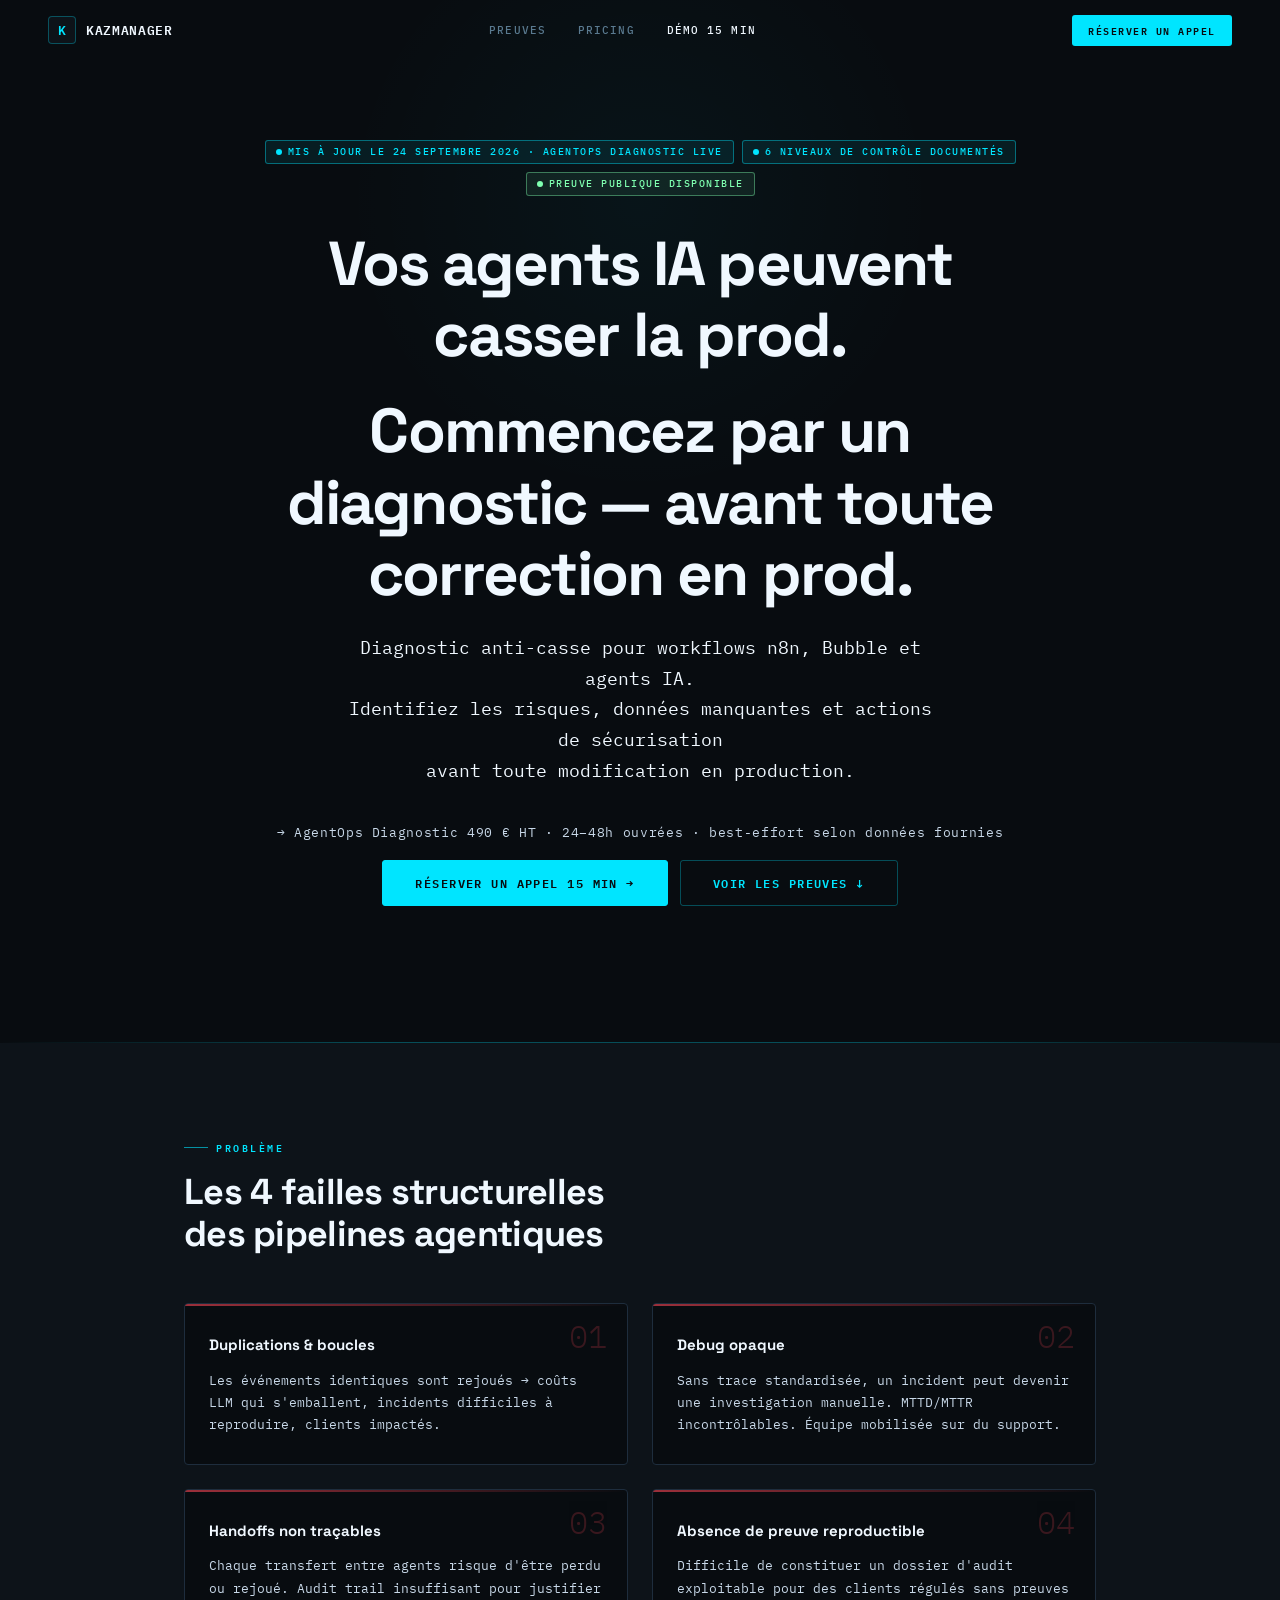
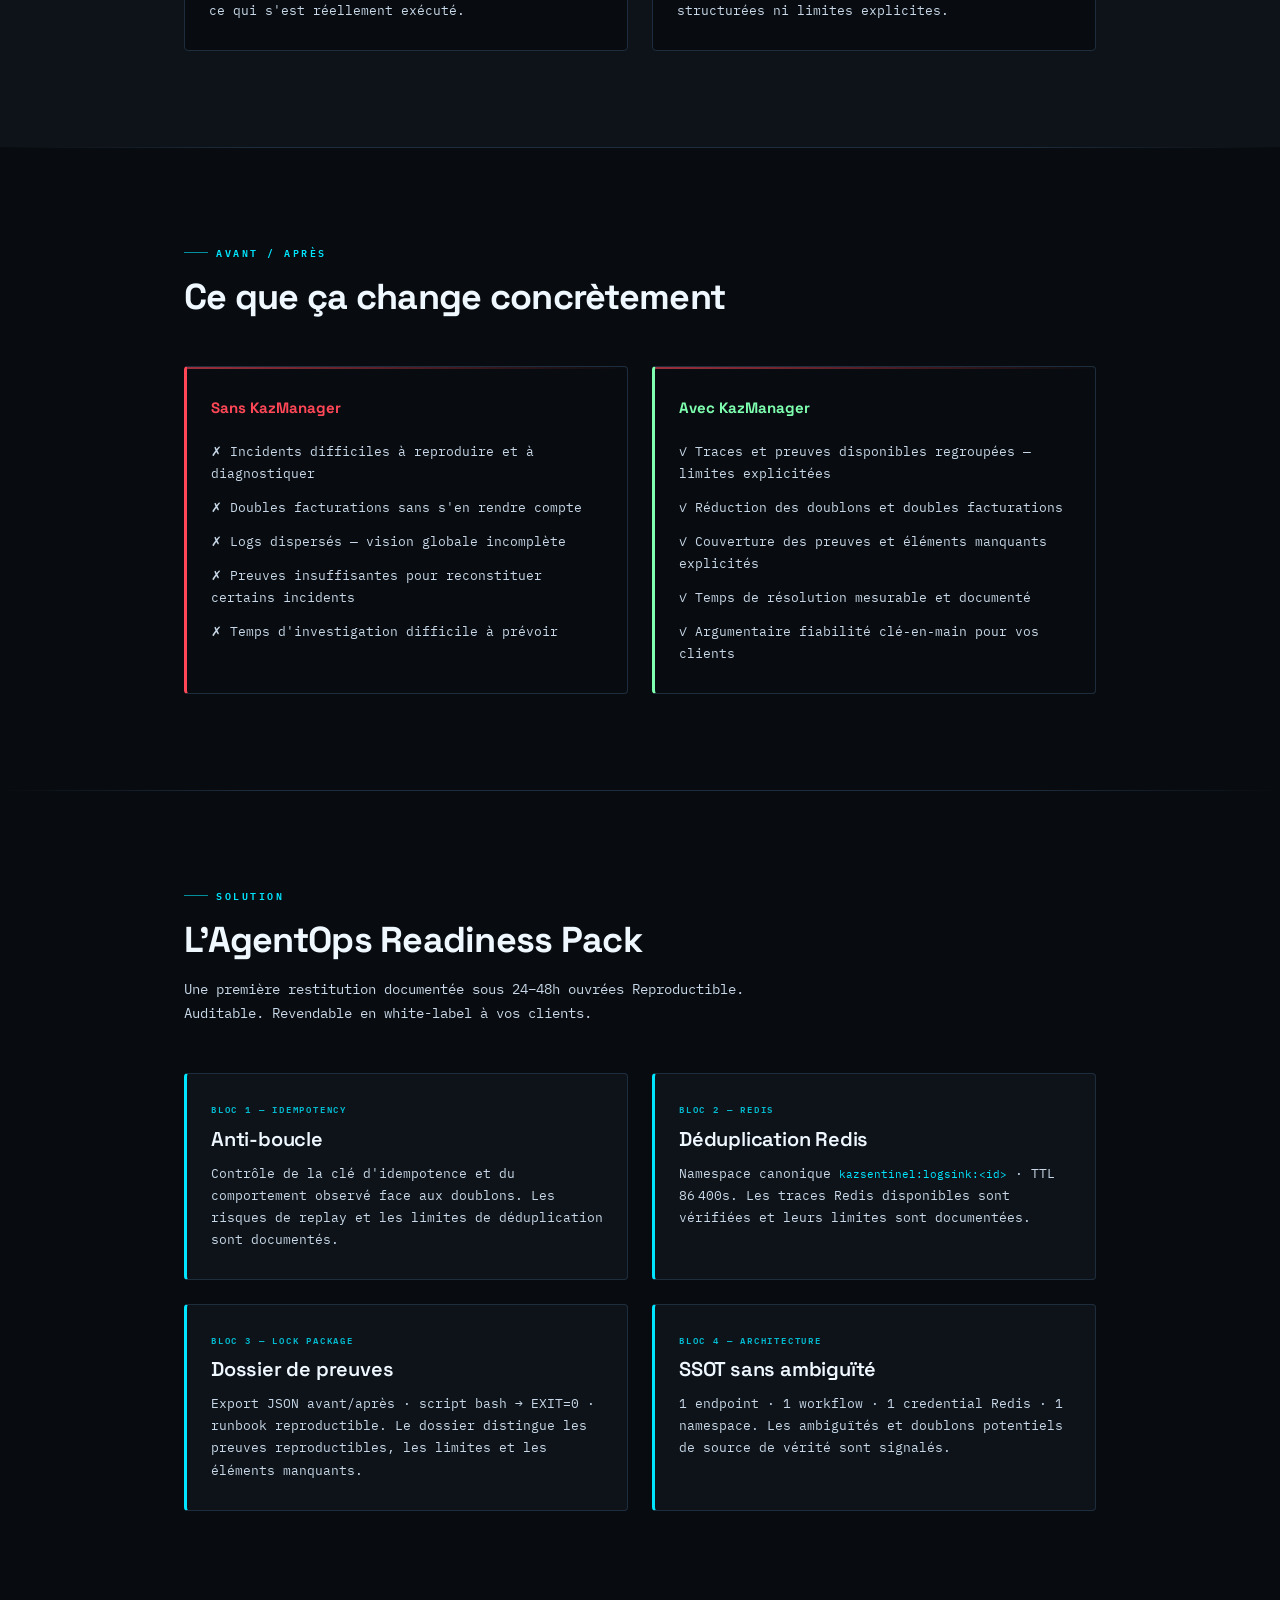
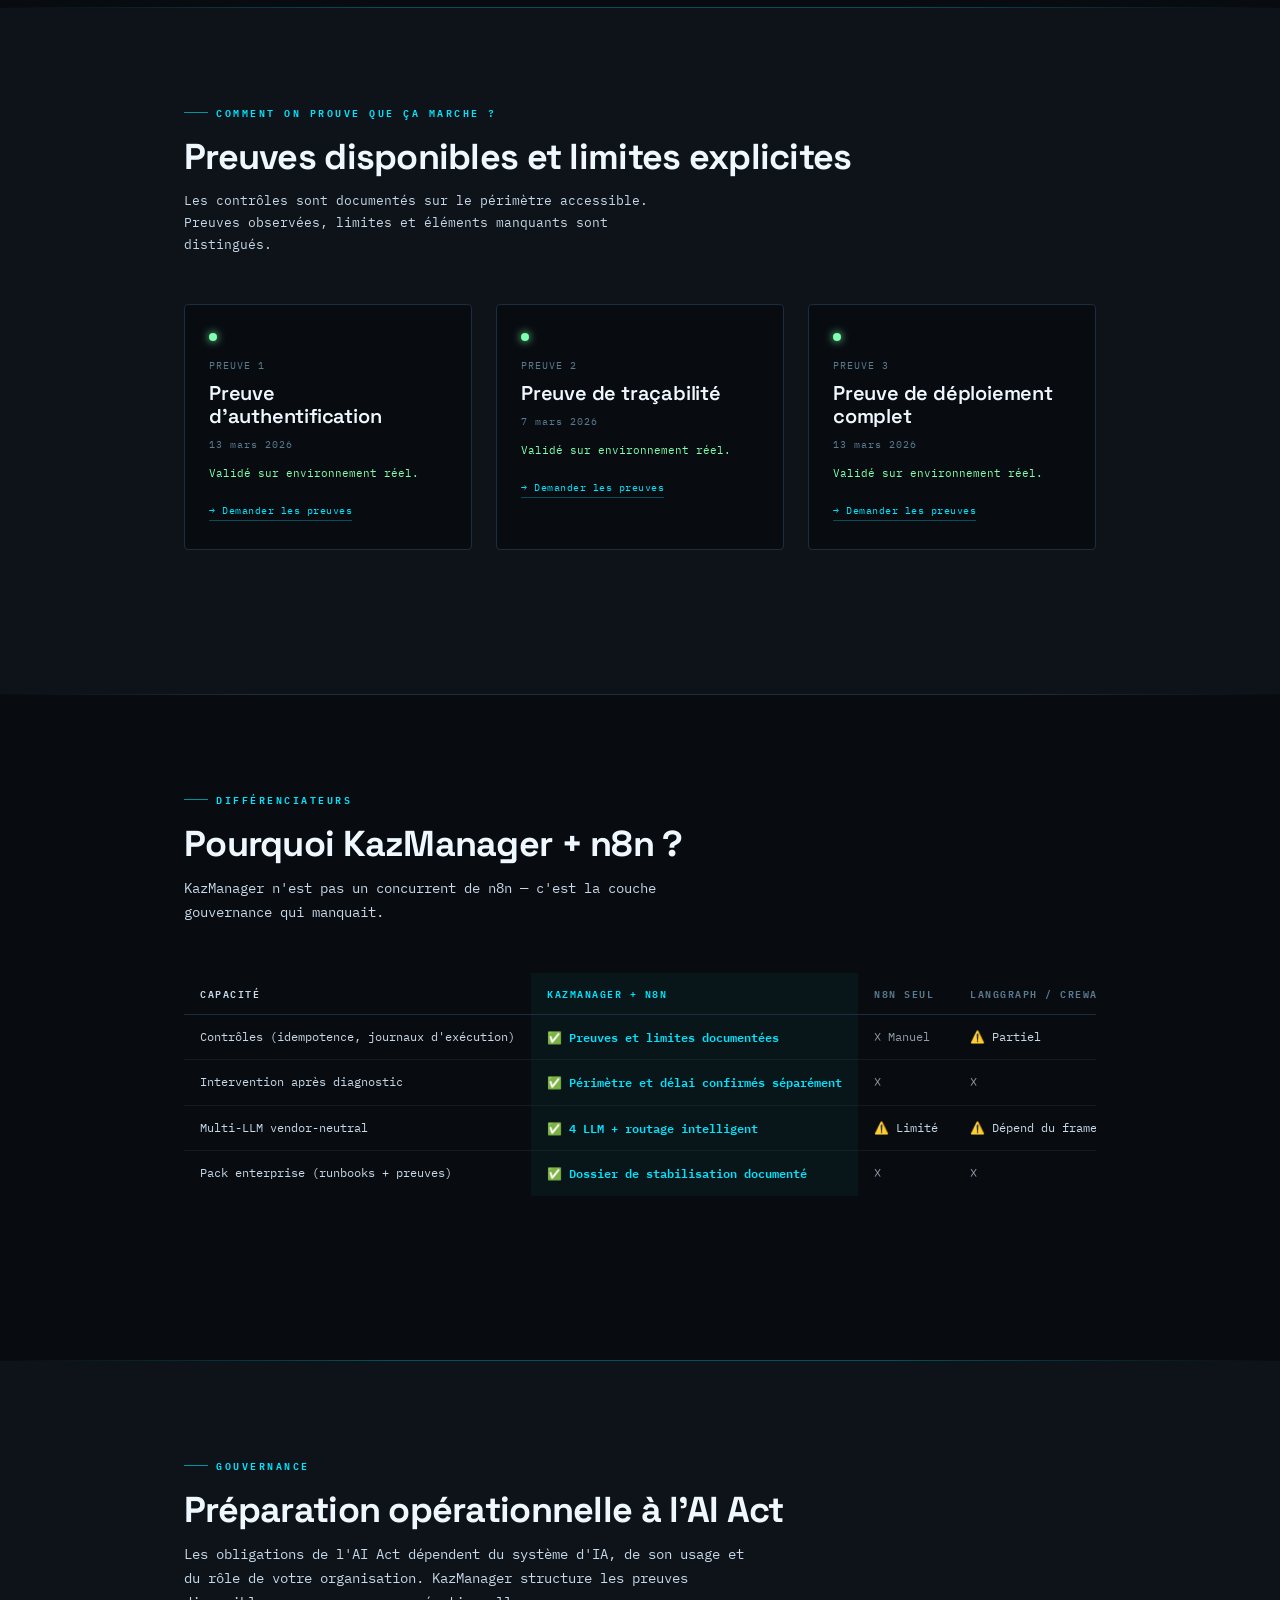
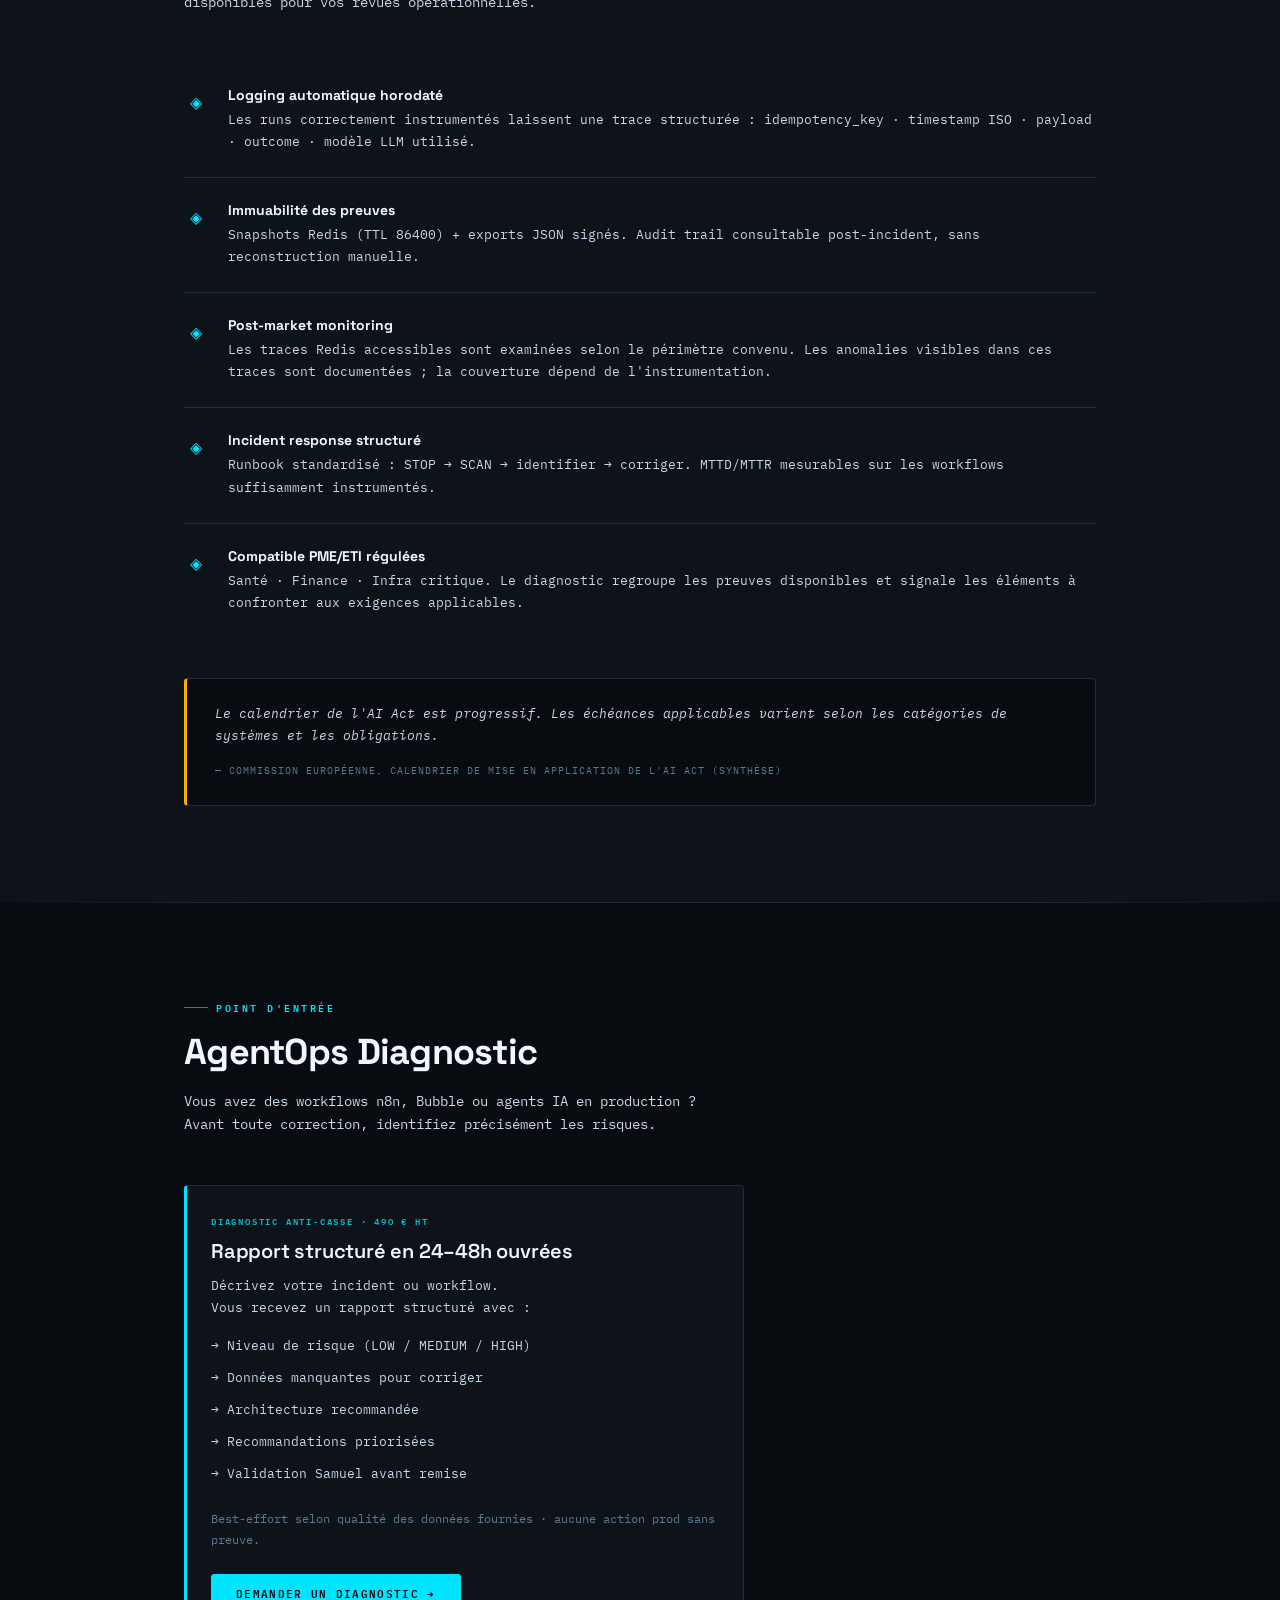
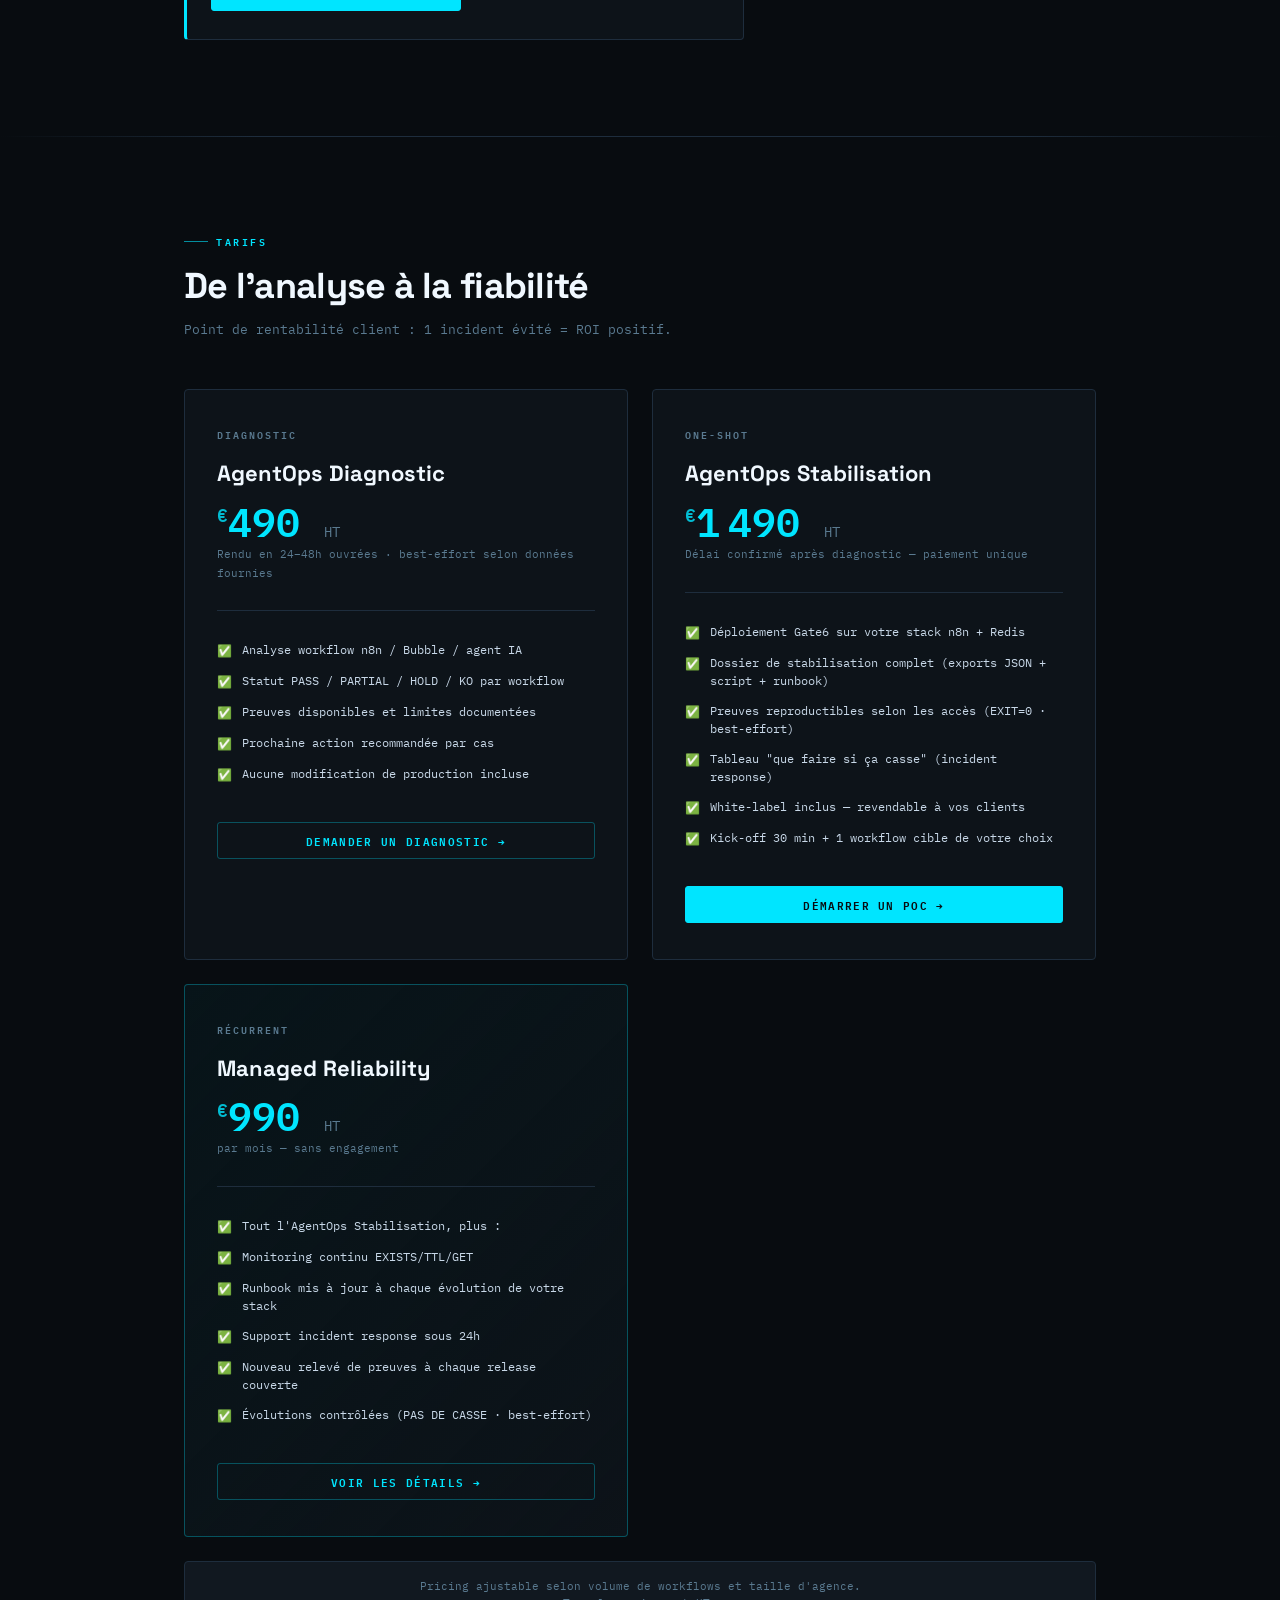
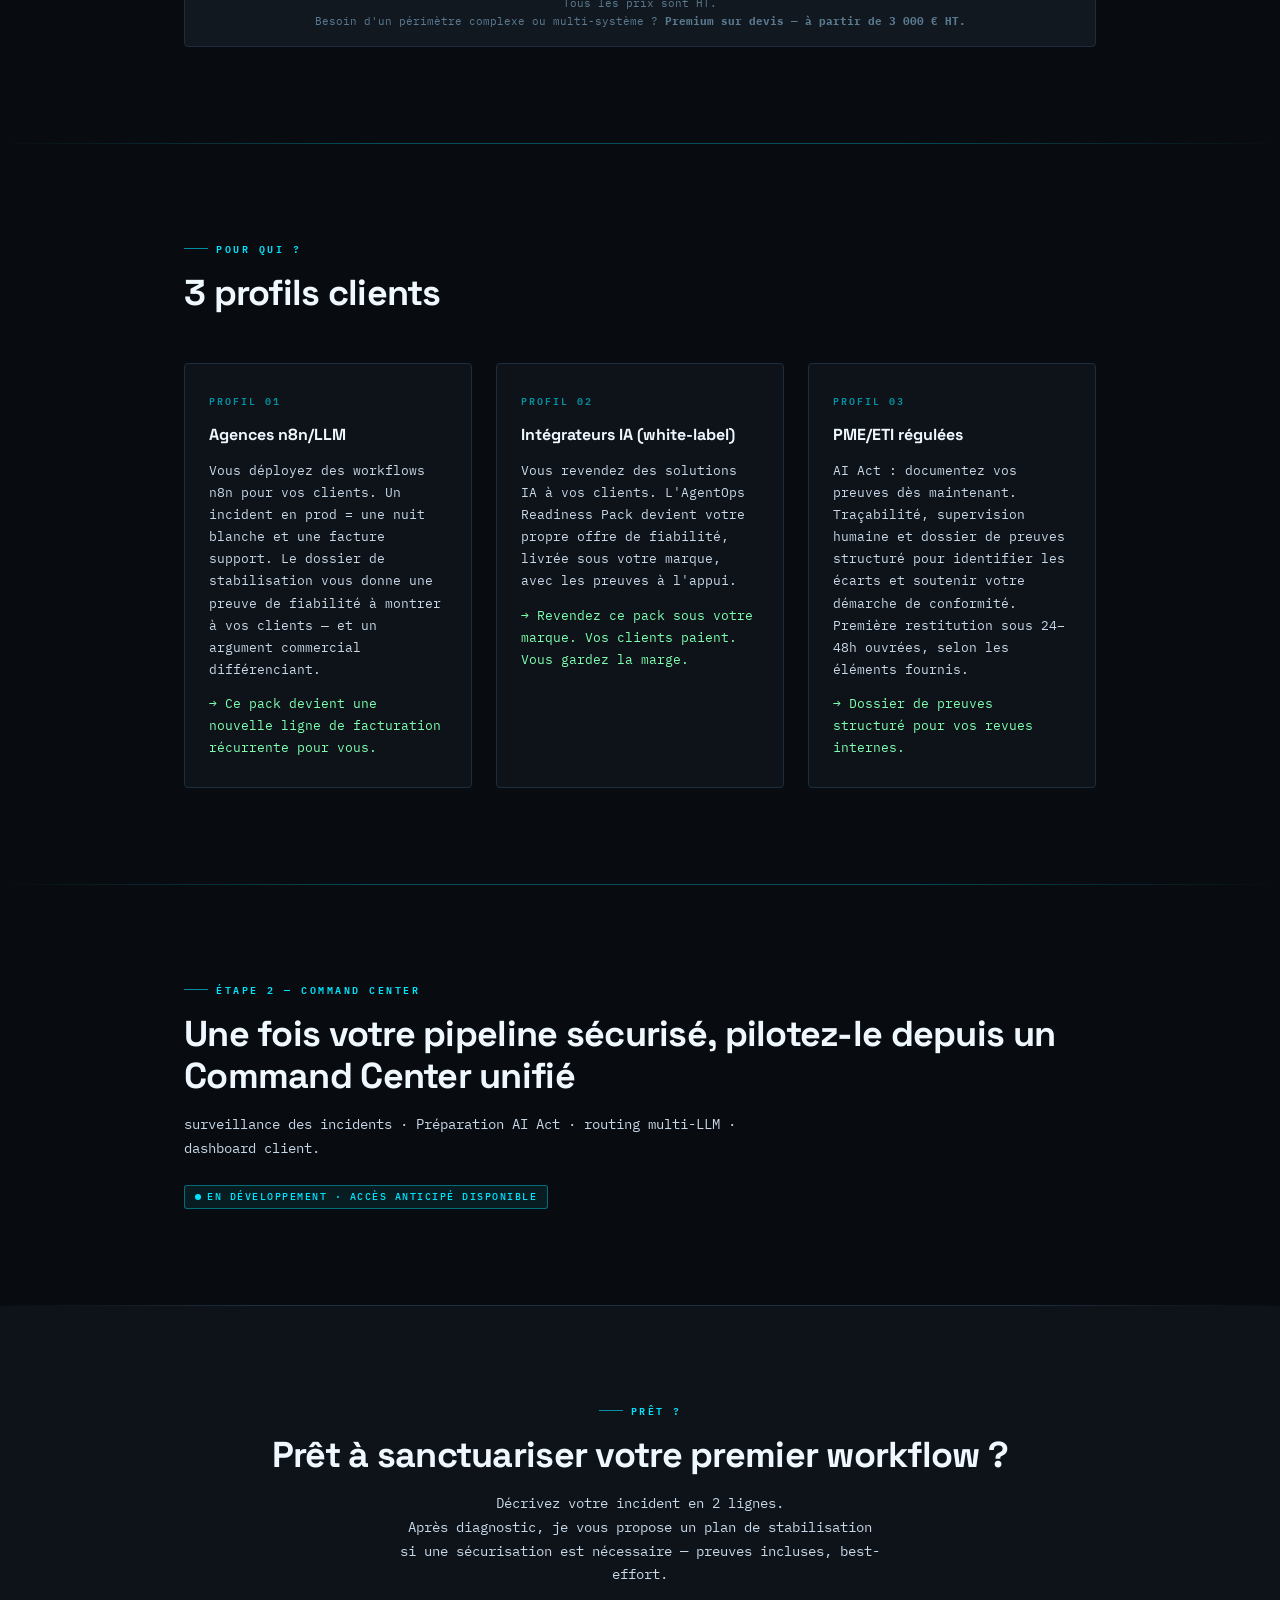
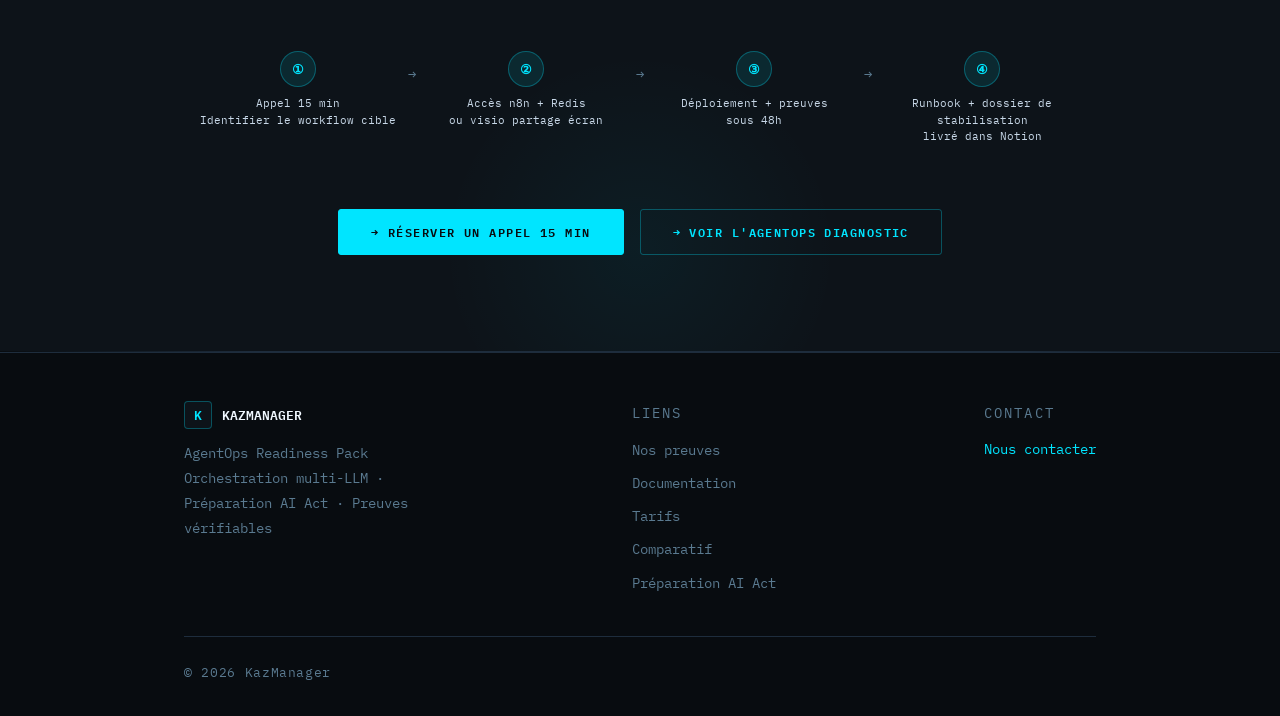
<file: index.html>
<!DOCTYPE html>
<html lang="fr">
<head>
  <meta charset="UTF-8">
  <meta name="viewport" content="width=device-width, initial-scale=1.0">

  <!-- SEO -->
  <title>AgentOps Diagnostic anti-casse — KazManager</title>
  <meta name="description" content="Diagnostic AgentOps pour identifier les fragilités de vos automatisations et agents IA avant incident. Audit anti-casse documenté à 490 € HT.">
  <meta name="keywords" content="AI Act, préparation AI Act, gouvernance IA, traçabilité IA, AgentOps, n8n, automatisation anti-casse">
  <meta name="robots" content="index, follow">
  <link rel="canonical" href="https://www.kazmanager.ai/">

  <!-- Open Graph -->
  <meta property="og:title" content="AgentOps Diagnostic anti-casse — KazManager">
  <meta property="og:description" content="Diagnostic AgentOps pour identifier les fragilités de vos automatisations et agents IA avant incident. Audit anti-casse documenté à 490 € HT.">
  <meta property="og:type" content="website">
  <meta property="og:url" content="https://www.kazmanager.ai/">

  <!-- Twitter -->
  <meta name="twitter:card" content="summary_large_image">
  <meta name="twitter:title" content="KazManager — AgentOps Readiness Pack">
  <meta name="twitter:description" content="AgentOps Diagnostic, Stabilisation et Managed Reliability pour fiabiliser les automatisations n8n/LLM avec une méthode anti-casse.">

  <!-- Favicon -->
  <link rel="icon" href="/favicon.svg" type="image/svg+xml">

  <!-- Schema.org JSON-LD -->
  <script type="application/ld+json">
  {
    "@context": "https://schema.org",
    "@type": "ProfessionalService",
    "name": "KazManager",
    "url": "https://www.kazmanager.ai/",
    "description": "AgentOps anti-casse pour automatisations et agents IA.",
    "email": "samuel@kazmanager.ai",
    "hasOfferCatalog": {
      "@type": "OfferCatalog",
      "name": "Offres AgentOps KazManager",
      "itemListElement": [
        {
          "@type": "Offer",
          "itemOffered": { "@type": "Service", "name": "AgentOps Diagnostic" },
          "price": "490",
          "priceCurrency": "EUR"
        },
        {
          "@type": "Offer",
          "itemOffered": { "@type": "Service", "name": "Stabilisation" },
          "price": "1490",
          "priceCurrency": "EUR"
        },
        {
          "@type": "Offer",
          "itemOffered": { "@type": "Service", "name": "Managed Reliability" },
          "price": "990",
          "priceCurrency": "EUR"
        }
      ]
    }
  }
  </script>

  <!-- Preconnect for performance -->
  <link rel="preconnect" href="https://fonts.googleapis.com">
  <link rel="preconnect" href="https://fonts.gstatic.com" crossorigin>

  <!-- Fonts -->
  <link href="https://fonts.googleapis.com/css2?family=IBM+Plex+Mono:ital,wght@0,300;0,400;0,500;0,600;1,400&family=Space+Grotesk:wght@400;500;600;700&display=swap" rel="stylesheet">

  <!-- Styles -->
  <link rel="stylesheet" href="assets/css/main.css">
  <link rel="stylesheet" href="assets/css/components.css">
  <link rel="stylesheet" href="assets/css/animations.css">
</head>

<body>

  <!-- ══════════════════════════════════════════════════════
       [1] NAV
  ══════════════════════════════════════════════════════ -->
  <nav class="nav" role="navigation" aria-label="Navigation principale">
    <div class="container" style="max-width:100%; display:flex; align-items:center; justify-content:space-between; gap:24px;">

      <a href="/" class="nav-logo" aria-label="KazManager — Accueil">
        <div class="nav-logo-mark" aria-hidden="true">K</div>
        KAZMANAGER
      </a>

      <ul class="nav-links" role="list">
        <li><a href="#proof" aria-label="Voir les preuves Gate6">Preuves</a></li>
        <li><a href="#pricing" aria-label="Voir les tarifs">Pricing</a></li>
        <li><a href="#cta-final" aria-label="Réserver une démo">Démo 15 min</a></li>
      </ul>

      <a
        href="mailto:samuel@kazmanager.ai?subject=AgentOps%20Diagnostic%20-%20Appel%2015%20min"
        class="nav-cta"
        aria-label="Réserver un appel de 15 minutes"
        data-cta
        data-cta-id="nav_cta"
        data-section="nav"
        data-cta-type="default"
      >Réserver un appel</a>

    </div>
  </nav>

  <!-- ══════════════════════════════════════════════════════
       [2] HERO
  ══════════════════════════════════════════════════════ -->
  <section id="hero">
    <div class="container">

      <div class="hero-badge-row hero-animate-1">
        <span class="badge badge-locked" aria-label="Mis à jour le 24 septembre 2026 · AgentOps Diagnostic live">
          <span class="badge-dot" aria-hidden="true"></span>
          Mis à jour le 24 septembre 2026 · AgentOps Diagnostic live
        </span>
        <span class="badge badge-locked">
          <span class="badge-dot" aria-hidden="true"></span>
          6 niveaux de contrôle documentés
        </span>
        <span class="badge badge-proof">
          <span class="badge-dot" aria-hidden="true"></span>
          Preuve publique disponible
        </span>
      </div>

      <h1 class="hero-title hero-animate-2">
        <span style="display:block; margin-bottom:0.4em;">Vos agents IA peuvent casser la prod.</span>
        <span style="display:block;">Commencez par un diagnostic — avant toute correction en prod.</span>
      </h1>

      <p class="hero-subtitle hero-animate-3">
        Diagnostic anti-casse pour workflows n8n, Bubble et agents IA.<br>
        Identifiez les risques, données manquantes et actions de sécurisation<br>
        avant toute modification en production.
      </p>

      <p class="hero-proof hero-animate-4">
        → AgentOps Diagnostic 490 € HT · 24–48h ouvrées · best-effort selon données fournies
      </p>

      <div class="hero-cta-row hero-animate-5">
        <a
          href="mailto:samuel@kazmanager.ai?subject=AgentOps%20Diagnostic%20-%20Prise%20de%20contact&body=Bonjour%20Samuel%2C%0A%0AJe%20souhaite%20en%20savoir%20plus%20sur%20l%27AgentOps%20Diagnostic%20(490%20%E2%82%AC%20HT).%0A%0AMon%20contexte%20%3A%20%5BWorkflow%20concern%C3%A9%5D%0A%0ADisponibilit%C3%A9s%20%3A%20%5BCr%C3%A9neaux%5D"
          class="btn btn-primary btn-large"
          aria-label="Réserver un appel de 15 minutes pour un AgentOps Diagnostic"
          data-cta
          data-cta-id="hero_primary"
          data-section="hero"
          data-cta-type="poc"
        >
          Réserver un appel 15 min →
        </a>
        <a
          href="#proof"
          class="btn btn-secondary btn-large"
          aria-label="Voir les preuves Gate6"
        >
          Voir les preuves ↓
        </a>
      </div>

    </div>
  </section>

  <div class="divider divider-accent"></div>

  <!-- ══════════════════════════════════════════════════════
       [3] PROBLÈME
  ══════════════════════════════════════════════════════ -->
  <section id="problem">
    <div class="container">

      <div class="section-label animate-on-scroll">Problème</div>
      <h2 class="mb-48 animate-on-scroll stagger-1">
        Les 4 failles structurelles<br>des pipelines agentiques
      </h2>

      <div class="grid-2">

        <div class="pain-card animate-on-scroll stagger-1">
          <span class="pain-number" aria-hidden="true">01</span>
          <div class="pain-title">Duplications &amp; boucles</div>
          <p>
            Les événements identiques sont rejoués → coûts LLM qui s'emballent,
            incidents difficiles à reproduire, clients impactés.
          </p>
        </div>

        <div class="pain-card animate-on-scroll stagger-2">
          <span class="pain-number" aria-hidden="true">02</span>
          <div class="pain-title">Debug opaque</div>
          <p>
            Sans trace standardisée, un incident peut devenir une investigation
            manuelle. MTTD/MTTR incontrôlables. Équipe mobilisée sur du support.
          </p>
        </div>

        <div class="pain-card animate-on-scroll stagger-3">
          <span class="pain-number" aria-hidden="true">03</span>
          <div class="pain-title">Handoffs non traçables</div>
          <p>
            Chaque transfert entre agents risque d'être perdu ou rejoué.
            Audit trail insuffisant pour justifier ce qui s'est réellement exécuté.
          </p>
        </div>

        <div class="pain-card animate-on-scroll stagger-4">
          <span class="pain-number" aria-hidden="true">04</span>
          <div class="pain-title">Absence de preuve reproductible</div>
          <p>
            Difficile de constituer un dossier d'audit exploitable pour des clients régulés
            sans preuves structurées ni limites explicites.
          </p>
        </div>

      </div>
    </div>
  </section>

  <div class="divider"></div>

  <!-- ══════════════════════════════════════════════════════
       [3B] AVANT / APRÈS
  ══════════════════════════════════════════════════════ -->
  <section id="before-after">
    <div class="container">

      <div class="section-label animate-on-scroll">Avant / Après</div>
      <h2 class="mb-48 animate-on-scroll stagger-1">Ce que ça change concrètement</h2>

      <div class="grid-2">

        <div class="pain-card animate-on-scroll stagger-1" style="border-left: 3px solid var(--accent-red);">
          <div class="pain-title" style="color: var(--accent-red); margin-bottom: 20px;">Sans KazManager</div>
          <ul style="list-style: none; padding: 0; margin: 0; display: flex; flex-direction: column; gap: 12px;">
            <li style="color: var(--text-secondary); font-size: 13px;">✗ Incidents difficiles à reproduire et à diagnostiquer</li>
            <li style="color: var(--text-secondary); font-size: 13px;">✗ Doubles facturations sans s'en rendre compte</li>
            <li style="color: var(--text-secondary); font-size: 13px;">✗ Logs dispersés — vision globale incomplète</li>
            <li style="color: var(--text-secondary); font-size: 13px;">✗ Preuves insuffisantes pour reconstituer certains incidents</li>
            <li style="color: var(--text-secondary); font-size: 13px;">✗ Temps d'investigation difficile à prévoir</li>
          </ul>
        </div>

        <div class="pain-card animate-on-scroll stagger-2" style="border-left: 3px solid var(--accent-green);">
          <div class="pain-title" style="color: var(--accent-green); margin-bottom: 20px;">Avec KazManager</div>
          <ul style="list-style: none; padding: 0; margin: 0; display: flex; flex-direction: column; gap: 12px;">
            <li style="color: var(--text-secondary); font-size: 13px;">✓ Traces et preuves disponibles regroupées — limites explicitées</li>
            <li style="color: var(--text-secondary); font-size: 13px;">✓ Réduction des doublons et doubles facturations</li>
            <li style="color: var(--text-secondary); font-size: 13px;">✓ Couverture des preuves et éléments manquants explicités</li>
            <li style="color: var(--text-secondary); font-size: 13px;">✓ Temps de résolution mesurable et documenté</li>
            <li style="color: var(--text-secondary); font-size: 13px;">✓ Argumentaire fiabilité clé-en-main pour vos clients</li>
          </ul>
        </div>

      </div>
    </div>
  </section>

  <div class="divider"></div>

  <!-- ══════════════════════════════════════════════════════
       [4] SOLUTION
  ══════════════════════════════════════════════════════ -->
  <section id="solution">
    <div class="container">

      <div class="section-label animate-on-scroll">Solution</div>
      <h2 class="mb-16 animate-on-scroll stagger-1">L'AgentOps Readiness Pack</h2>
      <p class="mb-48 animate-on-scroll stagger-2" style="max-width:560px; font-size:14px;">
        Une première restitution documentée sous 24–48h ouvrées
        Reproductible. Auditable. Revendable en white-label à vos clients.
      </p>

      <div class="grid-2">

        <div class="solution-card animate-on-scroll stagger-1">
          <div class="solution-tag">Bloc 1 — Idempotency</div>
          <h3 class="mb-12">Anti-boucle</h3>
          <p>
            Contrôle de la clé d'idempotence et du comportement observé face aux doublons.
            Les risques de replay et les limites de déduplication sont documentés.
          </p>
        </div>

        <div class="solution-card animate-on-scroll stagger-2">
          <div class="solution-tag">Bloc 2 — Redis</div>
          <h3 class="mb-12">Déduplication Redis</h3>
          <p>
            Namespace canonique <code style="color:var(--accent-cyan); font-size:11px;">kazsentinel:logsink:&lt;id&gt;</code> · TTL 86&thinsp;400s.
            Les traces Redis disponibles sont vérifiées et leurs limites sont documentées.
          </p>
        </div>

        <div class="solution-card animate-on-scroll stagger-3">
          <div class="solution-tag">Bloc 3 — Lock Package</div>
          <h3 class="mb-12">Dossier de preuves</h3>
          <p>
            Export JSON avant/après · script bash → EXIT=0 · runbook reproductible.
            Le dossier distingue les preuves reproductibles, les limites et les éléments manquants.
          </p>
        </div>

        <div class="solution-card animate-on-scroll stagger-4">
          <div class="solution-tag">Bloc 4 — Architecture</div>
          <h3 class="mb-12">SSOT sans ambiguïté</h3>
          <p>
            1 endpoint · 1 workflow · 1 credential Redis · 1 namespace.
            Les ambiguïtés et doublons potentiels de source de vérité sont signalés.
          </p>
        </div>

      </div>
    </div>
  </section>

  <div class="divider divider-accent"></div>

  <!-- ══════════════════════════════════════════════════════
       [5] PREUVES
  ══════════════════════════════════════════════════════ -->
  <section id="proof">
    <div class="container">

      <div class="section-label animate-on-scroll">COMMENT ON PROUVE QUE ÇA MARCHE ?</div>
      <h2 class="mb-12 animate-on-scroll stagger-1">Preuves disponibles et limites explicites</h2>
      <p class="mb-48 animate-on-scroll stagger-2" style="max-width:480px;">
        Les contrôles sont documentés sur le périmètre accessible.<br>
        Preuves observées, limites et éléments manquants sont distingués.
      </p>

      <div class="grid-3 mb-48">

        <div class="proof-card animate-on-scroll stagger-1">
          <div class="proof-meta">PREUVE 1</div>
          <h3 class="mb-8">Preuve d'authentification</h3>
          <div class="proof-meta">13 mars 2026</div>
          <div class="proof-result">
            Validé sur environnement réel.
          </div>
          <a
            href="mailto:samuel@kazmanager.ai?subject=Demande%20de%20preuves%20KazManager"
            class="proof-link"
            aria-label="Demander les preuves d'authentification"
          >→ Demander les preuves</a>
        </div>

        <div class="proof-card animate-on-scroll stagger-2">
          <div class="proof-meta">PREUVE 2</div>
          <h3 class="mb-8">Preuve de traçabilité</h3>
          <div class="proof-meta">7 mars 2026</div>
          <div class="proof-result">
            Validé sur environnement réel.
          </div>
          <a
            href="mailto:samuel@kazmanager.ai?subject=Demande%20de%20preuves%20KazManager"
            class="proof-link"
            aria-label="Demander les preuves de traçabilité"
          >→ Demander les preuves</a>
        </div>

        <div class="proof-card animate-on-scroll stagger-3">
          <div class="proof-meta">PREUVE 3</div>
          <h3 class="mb-8">Preuve de déploiement complet</h3>
          <div class="proof-meta">13 mars 2026</div>
          <div class="proof-result">
            Validé sur environnement réel.
          </div>
          <a
            href="mailto:samuel@kazmanager.ai?subject=Demande%20de%20preuves%20KazManager"
            class="proof-link"
            aria-label="Demander les preuves de déploiement complet"
          >→ Demander les preuves</a>
        </div>

      </div>

    </div>
  </section>

  <div class="divider"></div>

  <!-- ══════════════════════════════════════════════════════
       [6] DIFFÉRENCIATEURS
  ══════════════════════════════════════════════════════ -->
  <section id="differentiators">
    <div class="container">

      <div class="section-label animate-on-scroll">Différenciateurs</div>
      <h2 class="mb-12 animate-on-scroll stagger-1">Pourquoi KazManager + n8n ?</h2>
      <p class="mb-48 animate-on-scroll stagger-2" style="max-width:560px; font-size:14px;">
        KazManager n'est pas un concurrent de n8n — c'est la couche gouvernance qui manquait.
      </p>

      <div class="comparison-table-wrapper animate-on-scroll stagger-3">
        <table class="comparison-table" role="table" aria-label="Comparaison KazManager + n8n vs alternatives">
          <thead>
            <tr>
              <th scope="col">Capacité</th>
              <th scope="col" class="col-kaz">KazManager + n8n</th>
              <th scope="col">n8n seul</th>
              <th scope="col">LangGraph / CrewAI</th>
            </tr>
          </thead>
          <tbody>
            <tr>
              <td>Contrôles (idempotence, journaux d'exécution)</td>
              <td class="col-kaz check-yes">✅ Preuves et limites documentées</td>
              <td class="check-no">❌ Manuel</td>
              <td class="check-maybe">⚠️ Partiel</td>
            </tr>
            <tr>
              <td>Intervention après diagnostic</td>
              <td class="col-kaz check-yes">✅ Périmètre et délai confirmés séparément</td>
              <td class="check-no">❌</td>
              <td class="check-no">❌</td>
            </tr>
            <tr>
              <td>Multi-LLM vendor-neutral</td>
              <td class="col-kaz check-yes">✅ 4 LLM + routage intelligent</td>
              <td class="check-maybe">⚠️ Limité</td>
              <td class="check-maybe">⚠️ Dépend du framework</td>
            </tr>
            <tr>
              <td>Pack enterprise (runbooks + preuves)</td>
              <td class="col-kaz check-yes">✅ Dossier de stabilisation documenté</td>
              <td class="check-no">❌</td>
              <td class="check-no">❌</td>
            </tr>
          </tbody>
        </table>
      </div>

      <p class="mt-24 animate-on-scroll" style="max-width:560px; font-size:13px; color:var(--text-secondary);">
        KazManager s'intègre à vos outils existants — n8n, LangGraph, CrewAI.<br>
        Il ne les remplace pas. Il leur donne la gouvernance.
      </p>

    </div>
  </section>

  <div class="divider divider-accent"></div>

  <!-- ══════════════════════════════════════════════════════
       [7] AI ACT
  ══════════════════════════════════════════════════════ -->
  <section id="aiact">
    <div class="container">

      <div class="section-label animate-on-scroll">Gouvernance</div>
      <h2 class="mb-12 animate-on-scroll stagger-1">Préparation opérationnelle à l'AI Act</h2>
      <p class="mb-48 animate-on-scroll stagger-2" style="max-width:560px; font-size:14px;">
        Les obligations de l'AI Act dépendent du système d'IA, de son usage
        et du rôle de votre organisation.
        KazManager structure les preuves disponibles pour vos revues opérationnelles.
      </p>

      <div class="animate-on-scroll stagger-3">

        <div class="aiact-point">
          <div class="aiact-icon" aria-hidden="true">◈</div>
          <div class="aiact-content">
            <h4>Logging automatique horodaté</h4>
            <p>
              Les runs correctement instrumentés laissent une trace structurée :
              idempotency_key · timestamp ISO · payload · outcome · modèle LLM utilisé.
            </p>
          </div>
        </div>

        <div class="aiact-point">
          <div class="aiact-icon" aria-hidden="true">◈</div>
          <div class="aiact-content">
            <h4>Immuabilité des preuves</h4>
            <p>
              Snapshots Redis (TTL 86400) + exports JSON signés.
              Audit trail consultable post-incident, sans reconstruction manuelle.
            </p>
          </div>
        </div>

        <div class="aiact-point">
          <div class="aiact-icon" aria-hidden="true">◈</div>
          <div class="aiact-content">
            <h4>Post-market monitoring</h4>
            <p>
              Les traces Redis accessibles sont examinées selon le périmètre convenu.
              Les anomalies visibles dans ces traces sont documentées ; la couverture dépend de l'instrumentation.
            </p>
          </div>
        </div>

        <div class="aiact-point">
          <div class="aiact-icon" aria-hidden="true">◈</div>
          <div class="aiact-content">
            <h4>Incident response structuré</h4>
            <p>
              Runbook standardisé : STOP → SCAN → identifier → corriger.
              MTTD/MTTR mesurables sur les workflows suffisamment instrumentés.
            </p>
          </div>
        </div>

        <div class="aiact-point">
          <div class="aiact-icon" aria-hidden="true">◈</div>
          <div class="aiact-content">
            <h4>Compatible PME/ETI régulées</h4>
            <p>
              Santé · Finance · Infra critique.
              Le diagnostic regroupe les preuves disponibles et signale les éléments à confronter aux exigences applicables.
            </p>
          </div>
        </div>

      </div>

      <div class="aiact-quote animate-on-scroll mt-48">
        <blockquote>
          Le calendrier de l'AI Act est progressif.
          Les échéances applicables varient selon les catégories de systèmes et les obligations.
        </blockquote>
        <cite>— Commission européenne, calendrier de mise en application de l'AI Act (synthèse)</cite>
      </div>

    </div>
  </section>

  <div class="divider"></div>

  <!-- ══════════════════════════════════════════════════════
       [7B] AGENTOPS DIAGNOSTIC
  ══════════════════════════════════════════════════════ -->
  <section id="diagnostic">
    <div class="container">

      <div class="section-label animate-on-scroll">Point d'entrée</div>
      <h2 class="mb-16 animate-on-scroll stagger-1">AgentOps Diagnostic</h2>
      <p class="mb-48 animate-on-scroll stagger-2" style="max-width:560px; font-size:14px;">
        Vous avez des workflows n8n, Bubble ou agents IA en production ?<br>
        Avant toute correction, identifiez précisément les risques.
      </p>

      <div class="solution-card animate-on-scroll stagger-3" style="max-width:560px;">
        <div class="solution-tag">Diagnostic anti-casse · 490 € HT</div>
        <h3 class="mb-12">Rapport structuré en 24–48h ouvrées</h3>
        <p class="mb-16">
          Décrivez votre incident ou workflow.<br>
          Vous recevez un rapport structuré avec :
        </p>
        <ul style="list-style:none; padding:0; margin:0 0 24px; display:flex; flex-direction:column; gap:10px; font-size:13px; color:var(--text-secondary);">
          <li>→ Niveau de risque (LOW / MEDIUM / HIGH)</li>
          <li>→ Données manquantes pour corriger</li>
          <li>→ Architecture recommandée</li>
          <li>→ Recommandations priorisées</li>
          <li>→ Validation Samuel avant remise</li>
        </ul>
        <p style="font-size:12px; color:var(--text-muted); margin-bottom:24px;">
          Best-effort selon qualité des données fournies · aucune action prod sans preuve.
        </p>
        <a
          href="mailto:samuel@kazmanager.ai?subject=AgentOps%20Diagnostic%20-%20%5BNom%20du%20workflow%5D&body=Bonjour%20Samuel%2C%0A%0AJe%20souhaite%20un%20diagnostic%20AgentOps%20sur%20le%20workflow%20suivant%20%3A%0A%5BDescription%5D%0A%0AStack%20%3A%20%5Bn8n%2C%20Bubble%2C%20autre%5D"
          class="btn btn-primary"
          aria-label="Demander un AgentOps Diagnostic 490 € HT"
          data-cta
          data-cta-id="diagnostic_cta"
          data-section="diagnostic"
          data-cta-type="diagnostic"
        >Demander un diagnostic →</a>
      </div>

    </div>
  </section>

  <div class="divider"></div>

  <!-- ══════════════════════════════════════════════════════
       [8] PRICING
  ══════════════════════════════════════════════════════ -->
  <section id="pricing">
    <div class="container">

      <div class="section-label animate-on-scroll">Tarifs</div>
      <h2 class="mb-12 animate-on-scroll stagger-1">
        De l'analyse à la fiabilité
      </h2>
      <p class="mb-8 animate-on-scroll stagger-2" style="font-size:13px; color:var(--text-muted);">
        Point de rentabilité client : 1 incident évité = ROI positif.
      </p>

      <div class="pricing-grid">

        <!-- Offre 0 — Diagnostic -->
        <div class="pricing-card animate-on-scroll stagger-1">
          <div class="pricing-label">Diagnostic</div>
          <div class="pricing-name">AgentOps Diagnostic</div>
          <div class="pricing-price"><sup>€</sup>490 <span style="font-size:1rem;font-weight:400;color:var(--text-muted);">HT</span></div>
          <div class="pricing-period">Rendu en 24–48h ouvrées · best-effort selon données fournies</div>

          <div class="pricing-divider"></div>

          <ul class="pricing-features" role="list">
            <li>Analyse workflow n8n / Bubble / agent IA</li>
            <li>Statut PASS / PARTIAL / HOLD / KO par workflow</li>
            <li>Preuves disponibles et limites documentées</li>
            <li>Prochaine action recommandée par cas</li>
            <li>Aucune modification de production incluse</li>
          </ul>

          <a
            href="mailto:samuel@kazmanager.ai?subject=AgentOps%20Diagnostic%20-%20%5BNOM%20AGENCE%5D&body=Bonjour%20Samuel%2C%0A%0AJe%20souhaite%20un%20diagnostic%20AgentOps%20sur%20le%20workflow%20suivant%20%3A%0A%5BDescription%5D%0A%0AStack%20%3A%20%5Bn8n%2C%20Bubble%2C%20autre%5D"
            class="btn btn-secondary"
            style="width:100%; justify-content:center;"
            aria-label="Demander un AgentOps Diagnostic 490 € HT"
            data-cta
            data-cta-id="pricing_diagnostic"
            data-section="pricing"
            data-cta-type="diagnostic"
          >Demander un diagnostic →</a>
        </div>

        <!-- Offre 1 — POC 48h -->
        <div class="pricing-card animate-on-scroll stagger-1">
          <div class="pricing-label">One-shot</div>
          <div class="pricing-name">AgentOps Stabilisation</div>
          <div class="pricing-price"><sup>€</sup>1&thinsp;490 <span style="font-size:1rem;font-weight:400;color:var(--text-muted);">HT</span></div>
          <div class="pricing-period">Délai confirmé après diagnostic — paiement unique</div>

          <div class="pricing-divider"></div>

          <ul class="pricing-features" role="list">
            <li>Déploiement Gate6 sur votre stack n8n + Redis</li>
            <li>Dossier de stabilisation complet (exports JSON + script + runbook)</li>
            <li>Preuves reproductibles selon les accès (EXIT=0 · best-effort)</li>
            <li>Tableau "que faire si ça casse" (incident response)</li>
            <li>White-label inclus — revendable à vos clients</li>
            <li>Kick-off 30 min + 1 workflow cible de votre choix</li>
          </ul>

          <a
            href="mailto:samuel@kazmanager.ai?subject=AgentOps%20Stabilisation%20-%20%5BNOM%20AGENCE%5D&body=Bonjour%20Samuel%2C%0A%0AJe%20souhaite%20d%C3%A9marrer%20un%20POC%2048h%20sur%20le%20workflow%20suivant%20%3A%0A%5BD%C3%A9crire%20le%20workflow%20cible%5D%0A%0AStack%20actuelle%20%3A%0A-%20n8n%20%3A%20%5Bversion%5D%0A-%20Redis%20%3A%20%5Boui%2Fnon%5D%0A%0ADisponibilit%C3%A9s%20%3A%20%5BCr%C3%A9neaux%5D"
            class="btn btn-primary"
            style="width:100%; justify-content:center;"
            aria-label="Démarrer un AgentOps Stabilisation 1 490 € HT"
            data-cta
            data-cta-id="pricing_starter"
            data-section="pricing"
            data-cta-type="poc"
          >Démarrer un POC →</a>
        </div>

        <!-- Offre 2 — Mensuel -->
        <div class="pricing-card featured animate-on-scroll stagger-2">
          <div class="pricing-label">Récurrent</div>
          <div class="pricing-name">Managed Reliability</div>
          <div class="pricing-price"><sup>€</sup>990 <span style="font-size:1rem;font-weight:400;color:var(--text-muted);">HT</span></div>
          <div class="pricing-period">par mois — sans engagement</div>

          <div class="pricing-divider"></div>

          <ul class="pricing-features" role="list">
            <li>Tout l'AgentOps Stabilisation, plus :</li>
            <li>Monitoring continu EXISTS/TTL/GET</li>
            <li>Runbook mis à jour à chaque évolution de votre stack</li>
            <li>Support incident response sous 24h</li>
            <li>Nouveau relevé de preuves à chaque release couverte</li>
            <li>Évolutions contrôlées (PAS DE CASSE · best-effort)</li>
          </ul>

          <a
            href="mailto:samuel@kazmanager.ai?subject=AgentOps%20-%20Managed%20Reliability%20990%20%E2%82%AC%20HT%2Fmois%20-%20%5BNOM%20AGENCE%5D&body=Bonjour%20Samuel%2C%0A%0AJe%20suis%20int%C3%A9ress%C3%A9(e)%20par%20l'offre%20Managed%20Reliability.%0A%0AContexte%20%3A%0A-%20Nombre%20de%20workflows%20%3A%20%5BX%5D%0A-%20Stack%20%3A%20n8n%20%2B%20Redis%20%5Boui%2Fnon%5D%0A%0ADisponibilit%C3%A9s%20%3A%20%5BCr%C3%A9neaux%5D"
            class="btn btn-secondary"
            style="width:100%; justify-content:center;"
            aria-label="Voir les détails de l'offre Managed Reliability 990 € HT/mois"
            data-cta
            data-cta-id="pricing_managed"
            data-section="pricing"
            data-cta-type="managed"
          >Voir les détails →</a>
        </div>

      </div>

      <div class="pricing-note animate-on-scroll mt-24">
        Pricing ajustable selon volume de workflows et taille d'agence.<br>
        Tous les prix sont HT.<br>
        Besoin d'un périmètre complexe ou multi-système ? <strong>Premium sur devis — à partir de 3 000 € HT.</strong>
      </div>

    </div>
  </section>

  <div class="divider divider-accent"></div>

  <!-- ══════════════════════════════════════════════════════
       [9] ICP
  ══════════════════════════════════════════════════════ -->
  <section id="icp">
    <div class="container">

      <div class="section-label animate-on-scroll">Pour qui ?</div>
      <h2 class="mb-48 animate-on-scroll stagger-1">3 profils clients</h2>

      <div class="grid-3">

        <div class="icp-card animate-on-scroll stagger-1">
          <div class="icp-number">Profil 01</div>
          <div class="icp-title">Agences n8n/LLM</div>
          <p>
            Vous déployez des workflows n8n pour vos clients.
            Un incident en prod = une nuit blanche et une facture support.
            Le dossier de stabilisation vous donne une preuve de fiabilité à montrer à vos clients
            — et un argument commercial différenciant.
          </p>
          <p style="margin-top:12px; color:var(--accent-green); font-size:13px;">
            → Ce pack devient une nouvelle ligne de facturation récurrente pour vous.
          </p>
        </div>

        <div class="icp-card animate-on-scroll stagger-2">
          <div class="icp-number">Profil 02</div>
          <div class="icp-title">Intégrateurs IA (white-label)</div>
          <p>
            Vous revendez des solutions IA à vos clients.
            L'AgentOps Readiness Pack devient votre propre offre de fiabilité,
            livrée sous votre marque, avec les preuves à l'appui.
          </p>
          <p style="margin-top:12px; color:var(--accent-green); font-size:13px;">
            → Revendez ce pack sous votre marque. Vos clients paient. Vous gardez la marge.
          </p>
        </div>

        <div class="icp-card animate-on-scroll stagger-3">
          <div class="icp-number">Profil 03</div>
          <div class="icp-title">PME/ETI régulées</div>
          <p>
            AI Act : documentez vos preuves dès maintenant.
            Traçabilité, supervision humaine et dossier de preuves structuré pour identifier les écarts et soutenir votre démarche de conformité. Première restitution sous 24–48h ouvrées, selon les éléments fournis.
          </p>
          <p style="margin-top:12px; color:var(--accent-green); font-size:13px;">
            → Dossier de preuves structuré pour vos revues internes.
          </p>
        </div>

      </div>
    </div>
  </section>

  <div class="divider divider-accent"></div>

  <!-- ══════════════════════════════════════════════════════
       [9B] COMMAND CENTER V2
  ══════════════════════════════════════════════════════ -->
  <section id="ccv2">
    <div class="container">

      <div class="section-label animate-on-scroll">Étape 2 — Command Center</div>
      <h2 class="mb-16 animate-on-scroll stagger-1">
        Une fois votre pipeline sécurisé, pilotez-le depuis un Command Center unifié
      </h2>
      <p class="mb-24 animate-on-scroll stagger-2" style="max-width:560px; font-size:14px;">
        surveillance des incidents · Préparation AI Act · routing multi-LLM · dashboard client.
      </p>
      <div class="animate-on-scroll stagger-3">
        <span class="badge badge-locked">
          <span class="badge-dot" aria-hidden="true"></span>
          En développement · Accès anticipé disponible
        </span>
      </div>

    </div>
  </section>

  <div class="divider"></div>

  <!-- ══════════════════════════════════════════════════════
       [10] CTA FINAL
  ══════════════════════════════════════════════════════ -->
  <section id="cta-final">
    <div class="container">

      <div class="section-label animate-on-scroll" style="justify-content:center;">Prêt ?</div>
      <h2 class="mb-16 animate-on-scroll stagger-1">
        Prêt à sanctuariser votre premier workflow&nbsp;?
      </h2>
      <p class="mb-48 animate-on-scroll stagger-2" style="max-width:480px; margin:0 auto 48px; font-size:14px;">
        Décrivez votre incident en 2 lignes.<br>
        Après diagnostic, je vous propose un plan de stabilisation si une sécurisation est nécessaire — preuves incluses, best-effort.
      </p>

      <!-- Process steps -->
      <div class="process-steps animate-on-scroll stagger-3" role="list" aria-label="Processus en 4 étapes">

        <div class="process-step" role="listitem">
          <div class="process-num" aria-hidden="true">①</div>
          <div class="process-text">Appel 15 min<br>Identifier le workflow cible</div>
        </div>

        <div class="process-step" role="listitem">
          <div class="process-num" aria-hidden="true">②</div>
          <div class="process-text">Accès n8n + Redis<br>ou visio partage écran</div>
        </div>

        <div class="process-step" role="listitem">
          <div class="process-num" aria-hidden="true">③</div>
          <div class="process-text">Déploiement + preuves<br>sous 48h</div>
        </div>

        <div class="process-step" role="listitem">
          <div class="process-num" aria-hidden="true">④</div>
          <div class="process-text">Runbook + dossier de stabilisation<br>livré dans Notion</div>
        </div>

      </div>

      <!-- CTA buttons -->
      <div style="display:flex; flex-wrap:wrap; gap:16px; justify-content:center; margin-top:48px;" class="animate-on-scroll stagger-4">
        <a
          href="mailto:samuel@kazmanager.ai?subject=AgentOps%20Diagnostic%20-%20Appel%2015%20min&body=Bonjour%20Samuel%2C%0A%0AJe%20souhaite%20r%C3%A9server%20un%20appel%2015%20min.%0A%0AMon%20contexte%20%3A%20%5BWorkflow%20concern%C3%A9%5D%0A%0ADisponibilit%C3%A9s%20%3A%20%5BCr%C3%A9neaux%5D"
          class="btn btn-primary btn-large"
          aria-label="Réserver un appel de 15 minutes avec Samuel"
          data-cta
          data-cta-id="cta_final_primary"
          data-section="cta_final"
          data-cta-type="poc"
        >→ Réserver un appel 15 min</a>

        <a
          href="#diagnostic"
          class="btn btn-secondary btn-large"
          aria-label="Voir l'offre AgentOps Diagnostic"
          data-cta
          data-cta-id="cta_final_secondary"
          data-section="cta_final"
          data-cta-type="default"
        >→ Voir l'AgentOps Diagnostic</a>
      </div>

    </div>
  </section>

  <div class="divider"></div>

  <!-- ══════════════════════════════════════════════════════
       [11] FOOTER
  ══════════════════════════════════════════════════════ -->
  <footer role="contentinfo">
    <div class="container">

      <div class="footer-top">

        <div>
          <div class="footer-brand">
            <div class="nav-logo-mark" aria-hidden="true">K</div>
            KAZMANAGER
          </div>
          <div class="footer-tagline">
            AgentOps Readiness Pack<br>
            Orchestration multi-LLM · Préparation AI Act · Preuves vérifiables
          </div>
        </div>

        <div>
          <div class="footer-meta mb-12" style="color:var(--text-muted); letter-spacing:0.15em; text-transform:uppercase; font-size:9px;">Liens</div>
          <nav class="footer-links" aria-label="Liens footer">
            <a href="#proof" aria-label="Nos preuves">Nos preuves</a>
            <a href="#solution" aria-label="Documentation">Documentation</a>
            <a href="#pricing" aria-label="Tarifs">Tarifs</a>
            <a href="#differentiators" aria-label="Comparatif">Comparatif</a>
            <a href="#aiact" aria-label="Préparation AI Act">Préparation AI Act</a>
          </nav>
        </div>

        <div>
          <div class="footer-meta mb-12" style="color:var(--text-muted); letter-spacing:0.15em; text-transform:uppercase; font-size:9px;">Contact</div>
          <a
            href="&#109;&#97;&#105;&#108;&#116;&#111;&#58;&#115;&#97;&#109;&#117;&#101;&#108;&#64;&#107;&#97;&#122;&#109;&#97;&#110;&#97;&#103;&#101;&#114;&#46;&#97;&#105;"
            style="font-family:var(--font-mono); font-size:14px; color:var(--accent-cyan);"
            aria-label="Nous contacter par email"
          >Nous contacter</a>
        </div>

      </div>

      <div class="footer-bottom">
        <div class="footer-copy">
          © 2026 KazManager
        </div>
      </div>

    </div>
  </footer>

  <!-- ── Scripts (defer) ──────────────────────────────────── -->
  <script src="assets/js/analytics.js" defer></script>
  <script src="assets/js/forms.js" defer></script>
  <script src="assets/js/main.js" defer></script>

</body>
</html>
</file>
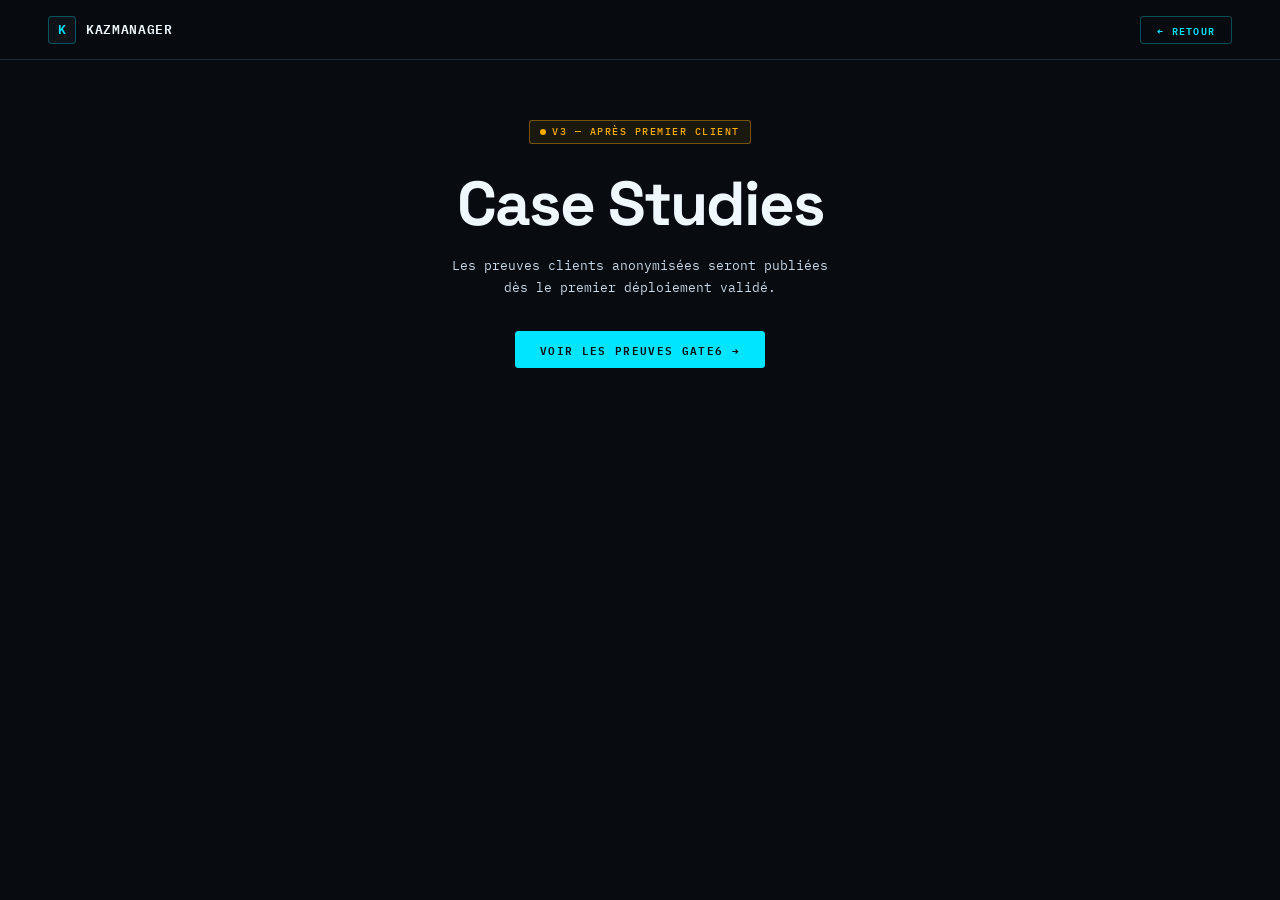
<file: case-studies.html>
<!DOCTYPE html>
<html lang="fr">
<head>
  <meta charset="UTF-8">
  <meta name="viewport" content="width=device-width, initial-scale=1.0">
  <title>KazManager — Case Studies</title>
  <link rel="preconnect" href="https://fonts.googleapis.com">
  <link rel="preconnect" href="https://fonts.gstatic.com" crossorigin>
  <link href="https://fonts.googleapis.com/css2?family=IBM+Plex+Mono:wght@400;500&family=Syne:wght@700;800&display=swap" rel="stylesheet">
  <link rel="stylesheet" href="assets/css/main.css">
  <link rel="stylesheet" href="assets/css/components.css">
  <link rel="stylesheet" href="assets/css/animations.css">
</head>
<body>
  <nav class="nav scrolled">
    <div class="container" style="max-width:100%; display:flex; align-items:center; justify-content:space-between;">
      <a href="/" class="nav-logo">
        <div class="nav-logo-mark">K</div>
        KAZMANAGER
      </a>
      <a href="/" class="btn btn-secondary" style="padding:8px 16px; font-size:10px;">← Retour</a>
    </div>
  </nav>

  <section style="padding-top:120px;">
    <div class="container" style="text-align:center;">
      <div class="badge badge-gtm mb-24" style="display:inline-flex;">
        <span class="badge-dot"></span>
        V3 — Après premier client
      </div>
      <h1 class="mb-16">Case Studies</h1>
      <p style="max-width:400px; margin:0 auto 32px;">
        Les preuves clients anonymisées seront publiées dès le premier déploiement validé.
      </p>
      <a href="/#proof" class="btn btn-primary">Voir les preuves Gate6 →</a>
    </div>
  </section>
</body>
</html>
</file>
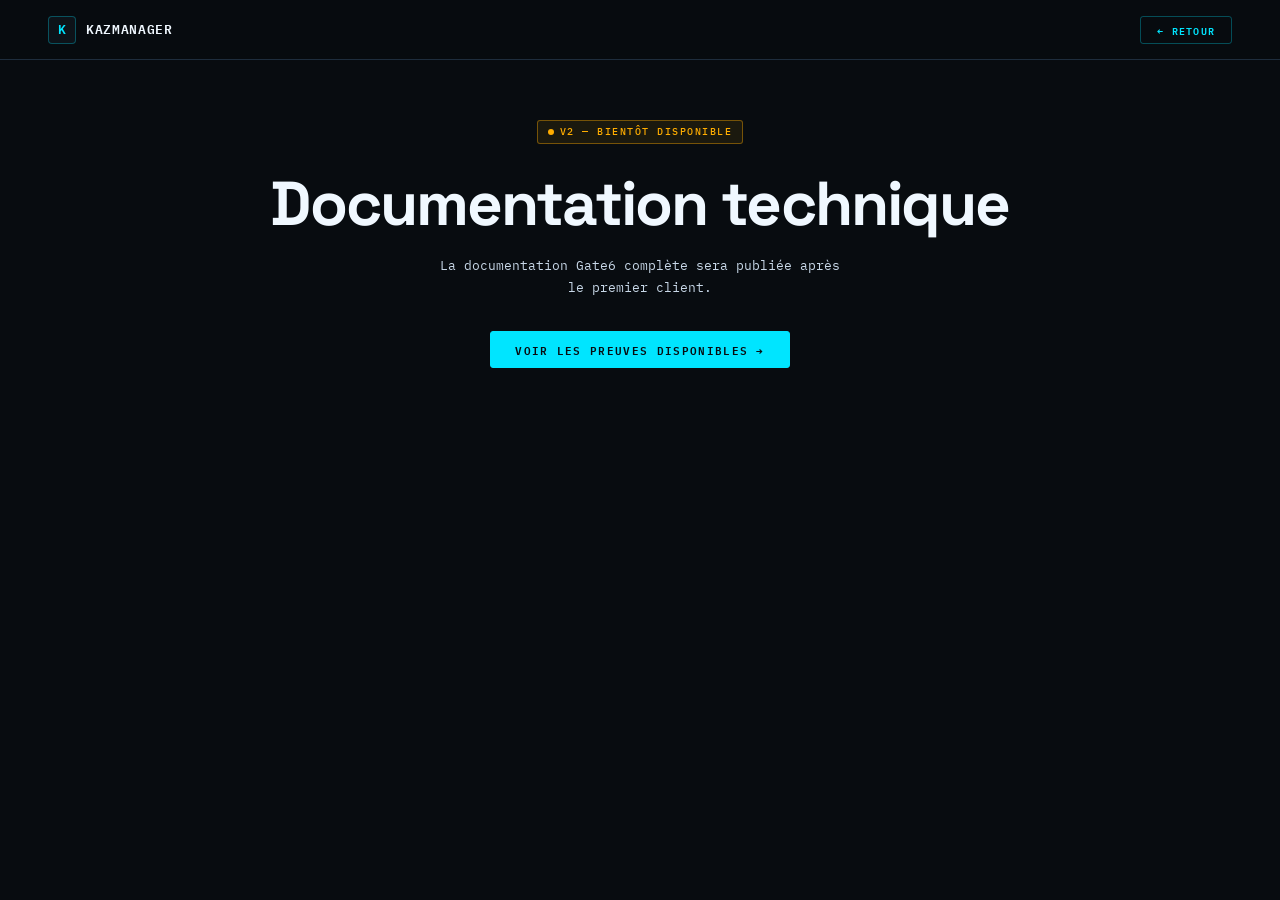
<file: docs.html>
<!DOCTYPE html>
<html lang="fr">
<head>
  <meta charset="UTF-8">
  <meta name="viewport" content="width=device-width, initial-scale=1.0">
  <title>KazManager — Documentation technique Gate6</title>
  <link rel="preconnect" href="https://fonts.googleapis.com">
  <link rel="preconnect" href="https://fonts.gstatic.com" crossorigin>
  <link href="https://fonts.googleapis.com/css2?family=IBM+Plex+Mono:wght@400;500&family=Syne:wght@700;800&display=swap" rel="stylesheet">
  <link rel="stylesheet" href="assets/css/main.css">
  <link rel="stylesheet" href="assets/css/components.css">
  <link rel="stylesheet" href="assets/css/animations.css">
</head>
<body>
  <nav class="nav scrolled">
    <div class="container" style="max-width:100%; display:flex; align-items:center; justify-content:space-between;">
      <a href="/" class="nav-logo">
        <div class="nav-logo-mark">K</div>
        KAZMANAGER
      </a>
      <a href="/" class="btn btn-secondary" style="padding:8px 16px; font-size:10px;">← Retour</a>
    </div>
  </nav>

  <section style="padding-top:120px;">
    <div class="container" style="text-align:center;">
      <div class="badge badge-gtm mb-24" style="display:inline-flex;">
        <span class="badge-dot"></span>
        V2 — Bientôt disponible
      </div>
      <h1 class="mb-16">Documentation technique</h1>
      <p style="max-width:400px; margin:0 auto 32px;">
        La documentation Gate6 complète sera publiée après le premier client.
      </p>
      <a href="/#proof" class="btn btn-primary">Voir les preuves disponibles →</a>
    </div>
  </section>
</body>
</html>
</file>
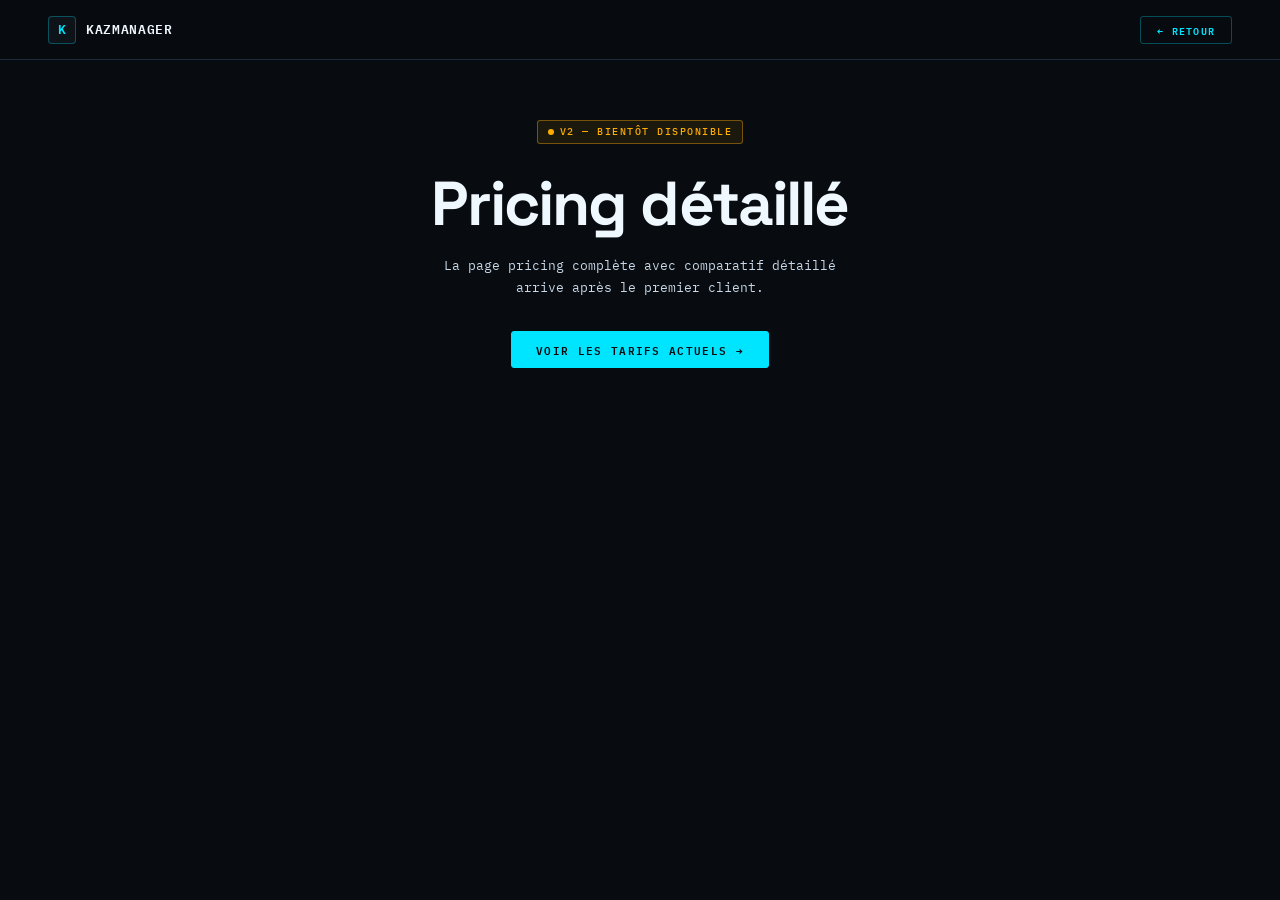
<file: pricing.html>
<!DOCTYPE html>
<html lang="fr">
<head>
  <meta charset="UTF-8">
  <meta name="viewport" content="width=device-width, initial-scale=1.0">
  <title>KazManager — Pricing détaillé</title>
  <link rel="preconnect" href="https://fonts.googleapis.com">
  <link rel="preconnect" href="https://fonts.gstatic.com" crossorigin>
  <link href="https://fonts.googleapis.com/css2?family=IBM+Plex+Mono:wght@400;500&family=Syne:wght@700;800&display=swap" rel="stylesheet">
  <link rel="stylesheet" href="assets/css/main.css">
  <link rel="stylesheet" href="assets/css/components.css">
  <link rel="stylesheet" href="assets/css/animations.css">
</head>
<body>
  <nav class="nav scrolled">
    <div class="container" style="max-width:100%; display:flex; align-items:center; justify-content:space-between;">
      <a href="/" class="nav-logo">
        <div class="nav-logo-mark">K</div>
        KAZMANAGER
      </a>
      <a href="/" class="btn btn-secondary" style="padding:8px 16px; font-size:10px;">← Retour</a>
    </div>
  </nav>

  <section style="padding-top:120px;">
    <div class="container" style="text-align:center;">
      <div class="badge badge-gtm mb-24" style="display:inline-flex;">
        <span class="badge-dot"></span>
        V2 — Bientôt disponible
      </div>
      <h1 class="mb-16">Pricing détaillé</h1>
      <p style="max-width:400px; margin:0 auto 32px;">
        La page pricing complète avec comparatif détaillé arrive après le premier client.
      </p>
      <a href="/#pricing" class="btn btn-primary">Voir les tarifs actuels →</a>
    </div>
  </section>
</body>
</html>
</file>
<file: assets/css/main.css>
/* ============================================================
   KazManager — Design System Global
   Version : 1.0 · 2026-03-26
   ============================================================ */

/* ── Google Fonts ─────────────────────────────────────────── */
@import url('https://fonts.googleapis.com/css2?family=IBM+Plex+Mono:ital,wght@0,300;0,400;0,500;0,600;1,400&family=Space+Grotesk:wght@400;500;600;700&display=swap');

/* ── CSS Variables ────────────────────────────────────────── */
:root {
  /* Backgrounds */
  --bg-primary:    #080c10;
  --bg-secondary:  #0d1319;
  --bg-tertiary:   #111820;

  /* Accents */
  --accent-cyan:   #00e5ff;
  --accent-green:  #7fffb0;
  --accent-amber:  #ffad00;
  --accent-red:    #ff4757;

  /* Texte */
  --text-primary:  #f0f8ff;
  --text-body:     #c8d8e8;
  --text-muted:    #5a7a90;

  /* Bordures */
  --border:        #1e2d3d;
  --border-accent: rgba(0, 229, 255, 0.3);

  /* Typographie */
  --font-display:  'Space Grotesk', sans-serif;
  --font-mono:     'IBM Plex Mono', monospace;

  /* Spacing */
  --section-padding: 96px 0;
  --container-max:   960px;
  --container-pad:   24px;

  /* Transitions */
  --transition-fast: 0.15s ease;
  --transition-base: 0.25s ease;
  --transition-slow: 0.4s ease;
}

/* ── Reset & Base ─────────────────────────────────────────── */
*, *::before, *::after {
  box-sizing: border-box;
  margin: 0;
  padding: 0;
}

html {
  scroll-behavior: smooth;
  font-size: 14px;
  -webkit-text-size-adjust: 100%;
}

body {
  background-color: var(--bg-primary);
  color: var(--text-body);
  font-family: var(--font-mono);
  font-size: 13px;
  line-height: 1.7;
  overflow-x: hidden;
  -webkit-font-smoothing: antialiased;
  -moz-osx-font-smoothing: grayscale;
}

/* ── Typography ───────────────────────────────────────────── */
h1, h2, h3, h4 {
  font-family: var(--font-display);
  color: var(--text-primary);
  line-height: 1.15;
  letter-spacing: -0.02em;
}

h1 {
  font-size: clamp(36px, 6vw, 62px);
  font-weight: 700;
  letter-spacing: -0.03em;
}

h2 {
  font-size: clamp(24px, 4vw, 36px);
  font-weight: 700;
  letter-spacing: -0.02em;
}

h3 {
  font-size: clamp(16px, 2.5vw, 20px);
  font-weight: 600;
  letter-spacing: -0.01em;
}

h4 {
  font-size: 14px;
  font-weight: 600;
  text-transform: uppercase;
  letter-spacing: 0.15em;
}

p {
  font-family: var(--font-mono);
  font-size: 13px;
  line-height: 1.7;
  color: var(--text-body);
}

a {
  color: var(--accent-cyan);
  text-decoration: none;
  transition: opacity var(--transition-fast);
}

a:hover {
  opacity: 0.8;
}

code, pre {
  font-family: var(--font-mono);
}

/* ── Layout ───────────────────────────────────────────────── */
.container {
  width: 100%;
  max-width: var(--container-max);
  margin: 0 auto;
  padding: 0 var(--container-pad);
}

section {
  padding: var(--section-padding);
  position: relative;
}

/* ── Section Labels ───────────────────────────────────────── */
.section-label {
  font-family: var(--font-mono);
  font-size: 10px;
  font-weight: 600;
  letter-spacing: 0.25em;
  text-transform: uppercase;
  color: var(--accent-cyan);
  margin-bottom: 16px;
  display: flex;
  align-items: center;
  gap: 8px;
}

.section-label::before {
  content: '';
  display: inline-block;
  width: 24px;
  height: 1px;
  background: var(--accent-cyan);
  opacity: 0.6;
}

/* ── Hero centrage ────────────────────────────────────────── */
#hero .container {
  text-align: center;
}

/* ── Grid ─────────────────────────────────────────────────── */
.grid-2 {
  display: grid;
  grid-template-columns: repeat(2, 1fr);
  gap: 24px;
}

.grid-3 {
  display: grid;
  grid-template-columns: repeat(3, 1fr);
  gap: 24px;
}

.grid-4 {
  display: grid;
  grid-template-columns: repeat(4, 1fr);
  gap: 20px;
}

/* ── Utilities ────────────────────────────────────────────── */
.text-cyan   { color: var(--accent-cyan); }
.text-green  { color: var(--accent-green); }
.text-amber  { color: var(--accent-amber); }
.text-red    { color: var(--accent-red); }
.text-muted  { color: var(--text-muted); }
.text-mono   { font-family: var(--font-mono); }

.font-mono { font-family: var(--font-mono); }

.mb-8  { margin-bottom: 8px; }
.mb-12 { margin-bottom: 12px; }
.mb-16 { margin-bottom: 16px; }
.mb-24 { margin-bottom: 24px; }
.mb-32 { margin-bottom: 32px; }
.mb-48 { margin-bottom: 48px; }
.mb-64 { margin-bottom: 64px; }

.mt-8  { margin-top: 8px; }
.mt-16 { margin-top: 16px; }
.mt-24 { margin-top: 24px; }
.mt-32 { margin-top: 32px; }
.mt-48 { margin-top: 48px; }

.text-center { text-align: center; }

/* ── Dividers ─────────────────────────────────────────────── */
.divider {
  width: 100%;
  height: 1px;
  background: linear-gradient(
    90deg,
    transparent,
    var(--border) 20%,
    var(--border) 80%,
    transparent
  );
  margin: 0;
}

.divider-accent {
  background: linear-gradient(
    90deg,
    transparent,
    var(--border-accent) 30%,
    var(--border-accent) 70%,
    transparent
  );
}

/* ── Responsive ───────────────────────────────────────────── */
@media (max-width: 960px) {
  :root {
    --section-padding: 72px 0;
    --container-pad: 20px;
  }

  .grid-3 {
    grid-template-columns: repeat(2, 1fr);
  }

  .grid-4 {
    grid-template-columns: repeat(2, 1fr);
  }
}

@media (max-width: 640px) {
  :root {
    --section-padding: 56px 0;
    --container-pad: 16px;
  }

  .grid-2,
  .grid-3,
  .grid-4 {
    grid-template-columns: 1fr;
  }

  h1 {
    font-size: 36px;
  }

  h2 {
    font-size: 26px;
  }
}
</file>
<file: assets/css/components.css>
/* ============================================================
   KazManager — Composants UI
   Version : 1.0 · 2026-03-26
   ============================================================ */

/* ── Navigation ───────────────────────────────────────────── */
.nav {
  position: fixed;
  top: 0;
  left: 0;
  right: 0;
  z-index: 100;
  padding: 0 24px;
  height: 60px;
  display: flex;
  align-items: center;
  justify-content: space-between;
  transition: background var(--transition-base), backdrop-filter var(--transition-base);
}

.nav.scrolled {
  background: rgba(8, 12, 16, 0.96);
  backdrop-filter: blur(12px);
  -webkit-backdrop-filter: blur(12px);
  border-bottom: 1px solid var(--border);
}

.nav-logo {
  display: flex;
  align-items: center;
  gap: 10px;
  font-family: var(--font-mono);
  font-size: 13px;
  font-weight: 600;
  color: var(--text-primary);
  letter-spacing: 0.05em;
  text-decoration: none;
}

.nav-logo-mark {
  width: 28px;
  height: 28px;
  background: var(--bg-secondary);
  border: 1px solid var(--border-accent);
  border-radius: 4px;
  display: flex;
  align-items: center;
  justify-content: center;
  font-family: var(--font-mono);
  font-size: 13px;
  font-weight: 600;
  color: var(--accent-cyan);
  flex-shrink: 0;
}

.nav-links {
  display: flex;
  align-items: center;
  gap: 32px;
  list-style: none;
}

.nav-links a {
  font-family: var(--font-mono);
  font-size: 11px;
  font-weight: 500;
  letter-spacing: 0.1em;
  text-transform: uppercase;
  color: var(--text-muted);
  text-decoration: none;
  transition: color var(--transition-fast);
}

.nav-links a:hover,
.nav-links a.active {
  color: var(--text-primary);
}

.nav-cta {
  font-family: var(--font-mono);
  font-size: 10px;
  font-weight: 600;
  letter-spacing: 0.15em;
  text-transform: uppercase;
  color: var(--bg-primary);
  background: var(--accent-cyan);
  padding: 7px 16px;
  border-radius: 3px;
  text-decoration: none;
  transition: opacity var(--transition-fast);
  white-space: nowrap;
}

.nav-cta:hover {
  opacity: 0.85;
  color: var(--bg-primary);
}

/* ── Buttons ──────────────────────────────────────────────── */
.btn {
  display: inline-flex;
  align-items: center;
  gap: 8px;
  font-family: var(--font-mono);
  font-size: 11px;
  font-weight: 600;
  letter-spacing: 0.12em;
  text-transform: uppercase;
  padding: 12px 24px;
  border-radius: 3px;
  border: 1px solid transparent;
  cursor: pointer;
  text-decoration: none;
  transition: all var(--transition-base);
  line-height: 1;
  white-space: nowrap;
}

.btn-primary {
  background: var(--accent-cyan);
  color: var(--bg-primary);
  border-color: var(--accent-cyan);
}

.btn-primary:hover {
  background: transparent;
  color: var(--accent-cyan);
  opacity: 1;
}

.btn-secondary {
  background: transparent;
  color: var(--accent-cyan);
  border-color: var(--border-accent);
}

.btn-secondary:hover {
  background: rgba(0, 229, 255, 0.08);
  border-color: var(--accent-cyan);
  opacity: 1;
}

.btn-large {
  padding: 16px 32px;
  font-size: 12px;
}

/* ── Badges ───────────────────────────────────────────────── */
.badge {
  display: inline-flex;
  align-items: center;
  gap: 6px;
  font-family: var(--font-mono);
  font-size: 10px;
  font-weight: 500;
  letter-spacing: 0.15em;
  text-transform: uppercase;
  padding: 4px 10px;
  border-radius: 3px;
  border: 1px solid;
  line-height: 1.4;
}

.badge-locked {
  background: rgba(0, 229, 255, 0.08);
  border-color: rgba(0, 229, 255, 0.4);
  color: var(--accent-cyan);
}

.badge-gtm {
  background: rgba(255, 173, 0, 0.08);
  border-color: rgba(255, 173, 0, 0.4);
  color: var(--accent-amber);
}

.badge-proof {
  background: rgba(127, 255, 176, 0.08);
  border-color: rgba(127, 255, 176, 0.4);
  color: var(--accent-green);
}

.badge-dot {
  width: 6px;
  height: 6px;
  border-radius: 50%;
  background: currentColor;
  display: inline-block;
  flex-shrink: 0;
}

/* ── Cards ────────────────────────────────────────────────── */
.card {
  background: var(--bg-secondary);
  border: 1px solid var(--border);
  border-radius: 4px;
  padding: 28px 24px;
  transition: border-color var(--transition-base), transform var(--transition-base);
}

.card:hover {
  border-color: var(--border-accent);
}

.card-accent-left {
  border-left: 3px solid var(--accent-cyan);
}

.card-accent-green {
  border-left: 3px solid var(--accent-green);
}

.card-accent-amber {
  border-left: 3px solid var(--accent-amber);
}

.card-number {
  font-family: var(--font-mono);
  font-size: 10px;
  font-weight: 600;
  color: var(--accent-cyan);
  letter-spacing: 0.2em;
  text-transform: uppercase;
  margin-bottom: 12px;
  opacity: 0.7;
}

.card-icon {
  font-size: 20px;
  margin-bottom: 12px;
  display: block;
}

/* ── Code Blocks ──────────────────────────────────────────── */
.code-block {
  background: #0a0e14;
  border: 1px solid var(--border);
  border-radius: 4px;
  padding: 20px 24px;
  font-family: var(--font-mono);
  font-size: 12px;
  line-height: 1.8;
  overflow-x: auto;
  position: relative;
}

.code-block pre {
  margin: 0;
  color: var(--text-body);
  white-space: pre;
}

.code-comment { color: #4a7a5a; font-style: italic; }
.code-keyword { color: var(--accent-cyan); }
.code-string  { color: var(--accent-green); }
.code-value   { color: var(--accent-amber); }
.code-success { color: var(--accent-green); font-weight: 600; }

.code-block-header {
  font-family: var(--font-mono);
  font-size: 10px;
  letter-spacing: 0.15em;
  text-transform: uppercase;
  color: var(--text-muted);
  margin-bottom: 12px;
  padding-bottom: 12px;
  border-bottom: 1px solid var(--border);
  display: flex;
  align-items: center;
  gap: 8px;
}

.code-block-header::before {
  content: '●';
  color: var(--accent-green);
  font-size: 8px;
}

/* ── Comparison Table ─────────────────────────────────────── */
.comparison-table {
  width: 100%;
  border-collapse: collapse;
  font-family: var(--font-mono);
  font-size: 12px;
  overflow-x: auto;
  display: block;
}

.comparison-table thead th {
  text-align: left;
  padding: 12px 16px;
  font-size: 10px;
  font-weight: 600;
  letter-spacing: 0.15em;
  text-transform: uppercase;
  color: var(--text-muted);
  border-bottom: 1px solid var(--border);
  white-space: nowrap;
}

.comparison-table thead th:first-child {
  color: var(--text-body);
}

.comparison-table tbody td {
  padding: 12px 16px;
  border-bottom: 1px solid rgba(30, 45, 61, 0.5);
  color: var(--text-body);
  vertical-align: middle;
  white-space: nowrap;
}

.comparison-table tbody tr:last-child td {
  border-bottom: none;
}

.comparison-table tbody tr:hover td {
  background: rgba(255,255,255,0.02);
}

.comparison-table .col-kaz {
  background: rgba(0, 229, 255, 0.04);
  font-weight: 600;
  color: var(--accent-cyan);
}

.check-yes    { color: var(--accent-green); font-weight: 600; }
.check-no     { color: var(--accent-red); opacity: 0.7; }
.check-maybe  { color: var(--accent-amber); }

/* ── Hero Section ─────────────────────────────────────────── */
#hero {
  padding-top: 140px;
  padding-bottom: 96px;
  position: relative;
  overflow: hidden;
}

#hero::before {
  content: '';
  position: absolute;
  top: -100px;
  left: 50%;
  transform: translateX(-50%);
  width: 600px;
  height: 600px;
  background: radial-gradient(
    ellipse at center,
    rgba(0, 229, 255, 0.04) 0%,
    transparent 70%
  );
  pointer-events: none;
}

.hero-badge-row {
  display: flex;
  flex-wrap: wrap;
  gap: 8px;
  justify-content: center;
  margin-bottom: 32px;
}

.hero-title {
  margin: 0 auto 24px;
  max-width: 720px;
}

.hero-subtitle {
  font-family: var(--font-mono);
  font-size: 18px;
  line-height: 1.7;
  color: var(--text-primary);
  max-width: 600px;
  margin: 0 auto 36px;
}

.hero-cta-row {
  display: flex;
  flex-wrap: wrap;
  gap: 12px;
  justify-content: center;
  margin-bottom: 40px;
}

.hero-proof {
  font-family: var(--font-mono);
  font-size: 13px;
  color: var(--text-body);
  letter-spacing: 0.05em;
  margin-bottom: 16px;
}

.hero-proof span {
  color: var(--text-body);
}

/* ── Problem Section ──────────────────────────────────────── */
#problem {
  background: var(--bg-secondary);
}

.pain-card {
  background: var(--bg-primary);
  border: 1px solid var(--border);
  border-radius: 4px;
  padding: 28px 24px;
  position: relative;
  overflow: hidden;
  transition: border-color var(--transition-base);
}

.pain-card:hover {
  border-color: rgba(255, 71, 87, 0.4);
}

.pain-card::before {
  content: '';
  position: absolute;
  top: 0;
  left: 0;
  right: 0;
  height: 2px;
  background: linear-gradient(90deg, var(--accent-red), transparent);
  opacity: 0.6;
}

.pain-number {
  font-family: var(--font-mono);
  font-size: 32px;
  font-weight: 300;
  color: var(--accent-red);
  opacity: 0.2;
  position: absolute;
  top: 16px;
  right: 20px;
  line-height: 1;
}

.pain-title {
  font-family: var(--font-display);
  font-size: 15px;
  font-weight: 700;
  color: var(--text-primary);
  margin-bottom: 12px;
}

/* ── Solution Section ─────────────────────────────────────── */
.solution-card {
  background: var(--bg-secondary);
  border: 1px solid var(--border);
  border-left: 3px solid var(--accent-cyan);
  border-radius: 4px;
  padding: 28px 24px;
  transition: border-color var(--transition-base);
}

.solution-card:hover {
  border-color: var(--border-accent);
  border-left-color: var(--accent-cyan);
}

.solution-tag {
  font-family: var(--font-mono);
  font-size: 9px;
  font-weight: 600;
  letter-spacing: 0.2em;
  text-transform: uppercase;
  color: var(--accent-cyan);
  margin-bottom: 10px;
  opacity: 0.8;
}

/* ── Proof Section ────────────────────────────────────────── */
#proof {
  background: var(--bg-secondary);
}

.proof-card {
  background: var(--bg-primary);
  border: 1px solid var(--border);
  border-radius: 4px;
  padding: 28px 24px;
  cursor: pointer;
  transition: all var(--transition-base);
}

.proof-card:hover {
  border-color: var(--accent-green);
  transform: translateY(-2px);
}

.proof-card::before {
  content: '';
  display: block;
  width: 8px;
  height: 8px;
  border-radius: 50%;
  background: var(--accent-green);
  margin-bottom: 16px;
  box-shadow: 0 0 8px var(--accent-green);
}

.proof-meta {
  font-family: var(--font-mono);
  font-size: 10px;
  color: var(--text-muted);
  letter-spacing: 0.1em;
  margin-bottom: 8px;
}

.proof-result {
  font-family: var(--font-mono);
  font-size: 11px;
  color: var(--accent-green);
  margin-top: 12px;
  margin-bottom: 16px;
  line-height: 1.6;
}

.proof-link {
  font-family: var(--font-mono);
  font-size: 10px;
  color: var(--accent-cyan);
  letter-spacing: 0.05em;
  display: inline-flex;
  align-items: center;
  gap: 6px;
  text-decoration: none;
  border-bottom: 1px solid var(--border-accent);
  padding-bottom: 1px;
  transition: opacity var(--transition-fast);
}

.proof-link:hover {
  opacity: 0.7;
}

/* ── AI Act Section ───────────────────────────────────────── */
#aiact {
  background: var(--bg-secondary);
}

.aiact-point {
  display: flex;
  gap: 20px;
  padding: 24px 0;
  border-bottom: 1px solid var(--border);
}

.aiact-point:last-child {
  border-bottom: none;
}

.aiact-icon {
  font-size: 16px;
  color: var(--accent-cyan);
  flex-shrink: 0;
  margin-top: 2px;
  width: 24px;
  text-align: center;
}

.aiact-content h4 {
  font-family: var(--font-display);
  font-size: 14px;
  font-weight: 700;
  color: var(--text-primary);
  margin-bottom: 6px;
  letter-spacing: 0;
  text-transform: none;
}

.aiact-quote {
  background: var(--bg-primary);
  border: 1px solid var(--border);
  border-left: 3px solid var(--accent-amber);
  border-radius: 4px;
  padding: 24px 28px;
  margin-top: 40px;
}

.aiact-quote blockquote {
  font-family: var(--font-mono);
  font-size: 13px;
  line-height: 1.7;
  color: var(--text-body);
  font-style: italic;
  margin-bottom: 12px;
}

.aiact-quote cite {
  font-family: var(--font-mono);
  font-size: 10px;
  color: var(--text-muted);
  letter-spacing: 0.1em;
  text-transform: uppercase;
  font-style: normal;
}

/* ── Pricing Section ──────────────────────────────────────── */
.pricing-grid {
  display: grid;
  grid-template-columns: repeat(2, 1fr);
  gap: 24px;
  margin-top: 48px;
}

.pricing-card {
  background: var(--bg-secondary);
  border: 1px solid var(--border);
  border-radius: 4px;
  padding: 36px 32px;
  position: relative;
  transition: border-color var(--transition-base);
}

.pricing-card.featured {
  border-color: var(--border-accent);
  background: linear-gradient(
    135deg,
    rgba(0, 229, 255, 0.04) 0%,
    var(--bg-secondary) 100%
  );
}

.pricing-label {
  font-family: var(--font-mono);
  font-size: 10px;
  font-weight: 600;
  letter-spacing: 0.2em;
  text-transform: uppercase;
  color: var(--text-muted);
  margin-bottom: 12px;
}

.pricing-name {
  font-family: var(--font-display);
  font-size: 22px;
  font-weight: 800;
  color: var(--text-primary);
  margin-bottom: 8px;
}

.pricing-price {
  font-family: var(--font-mono);
  font-size: 40px;
  font-weight: 600;
  color: var(--accent-cyan);
  line-height: 1;
  margin-bottom: 4px;
}

.pricing-price sup {
  font-size: 18px;
  vertical-align: super;
  opacity: 0.8;
}

.pricing-period {
  font-family: var(--font-mono);
  font-size: 11px;
  color: var(--text-muted);
  margin-bottom: 28px;
}

.pricing-divider {
  height: 1px;
  background: var(--border);
  margin: 24px 0;
}

.pricing-features {
  list-style: none;
  margin-bottom: 32px;
}

.pricing-features li {
  font-family: var(--font-mono);
  font-size: 12px;
  color: var(--text-body);
  padding: 6px 0;
  display: flex;
  gap: 10px;
  align-items: flex-start;
  line-height: 1.5;
}

.pricing-features li::before {
  content: '✅';
  flex-shrink: 0;
  margin-top: 1px;
}

.pricing-note {
  margin-top: 24px;
  font-family: var(--font-mono);
  font-size: 11px;
  color: var(--text-muted);
  text-align: center;
  line-height: 1.6;
  padding: 16px;
  border: 1px solid var(--border);
  border-radius: 4px;
  background: var(--bg-tertiary);
}

/* ── ICP Section ──────────────────────────────────────────── */
.icp-card {
  background: var(--bg-secondary);
  border: 1px solid var(--border);
  border-radius: 4px;
  padding: 28px 24px;
  transition: all var(--transition-base);
}

.icp-card:hover {
  border-color: var(--border-accent);
  transform: translateY(-2px);
}

.icp-number {
  font-family: var(--font-mono);
  font-size: 10px;
  font-weight: 600;
  letter-spacing: 0.2em;
  text-transform: uppercase;
  color: var(--accent-cyan);
  opacity: 0.6;
  margin-bottom: 12px;
}

.icp-title {
  font-family: var(--font-display);
  font-size: 16px;
  font-weight: 700;
  color: var(--text-primary);
  margin-bottom: 12px;
}

/* ── CTA Section ──────────────────────────────────────────── */
#cta-final {
  background: var(--bg-secondary);
  text-align: center;
  position: relative;
  overflow: hidden;
}

#cta-final::before {
  content: '';
  position: absolute;
  bottom: -100px;
  left: 50%;
  transform: translateX(-50%);
  width: 400px;
  height: 400px;
  background: radial-gradient(
    ellipse at center,
    rgba(0, 229, 255, 0.05) 0%,
    transparent 70%
  );
  pointer-events: none;
}

.process-steps {
  display: flex;
  justify-content: center;
  gap: 0;
  margin: 40px 0;
  flex-wrap: wrap;
}

.process-step {
  display: flex;
  flex-direction: column;
  align-items: center;
  gap: 8px;
  flex: 1;
  min-width: 160px;
  padding: 16px 12px;
  position: relative;
}

.process-step:not(:last-child)::after {
  content: '→';
  position: absolute;
  right: -4px;
  top: 28px;
  color: var(--text-muted);
  font-size: 14px;
}

.process-num {
  width: 36px;
  height: 36px;
  border-radius: 50%;
  background: rgba(0, 229, 255, 0.1);
  border: 1px solid var(--border-accent);
  display: flex;
  align-items: center;
  justify-content: center;
  font-family: var(--font-mono);
  font-size: 13px;
  font-weight: 600;
  color: var(--accent-cyan);
  flex-shrink: 0;
}

.process-text {
  font-family: var(--font-mono);
  font-size: 11px;
  color: var(--text-body);
  text-align: center;
  line-height: 1.5;
}

/* ── Footer ───────────────────────────────────────────────── */
footer {
  background: var(--bg-primary);
  border-top: 1px solid var(--border);
  padding: 48px 0 32px;
}

.footer-top {
  display: flex;
  justify-content: space-between;
  align-items: flex-start;
  gap: 40px;
  margin-bottom: 40px;
  flex-wrap: wrap;
}

.footer-brand {
  display: flex;
  align-items: center;
  gap: 10px;
  font-family: var(--font-mono);
  font-size: 13px;
  font-weight: 600;
  color: var(--text-primary);
  margin-bottom: 12px;
}

.footer-tagline {
  font-family: var(--font-mono);
  font-size: 14px !important;
  color: var(--text-muted) !important;
  line-height: 1.8 !important;
  max-width: 240px;
}

.footer-meta {
  font-family: var(--font-mono);
  font-size: 14px !important;
  color: var(--text-muted) !important;
  line-height: 1.8 !important;
}

.footer-links {
  display: flex;
  flex-direction: column;
  gap: 8px;
}

.footer-links a {
  font-family: var(--font-mono);
  font-size: 14px !important;
  color: var(--text-muted) !important;
  text-decoration: none;
  transition: color var(--transition-fast);
  line-height: 1.8 !important;
}

.footer-links a:hover {
  color: var(--accent-cyan);
}

.footer-bottom {
  padding-top: 24px;
  border-top: 1px solid var(--border);
  display: flex;
  justify-content: space-between;
  align-items: center;
  flex-wrap: wrap;
  gap: 12px;
}

.footer-copy {
  font-family: var(--font-mono);
  font-size: 13px !important;
  color: var(--text-muted) !important;
  letter-spacing: 0.05em;
  line-height: 1.8 !important;
}

.footer-version {
  font-family: var(--font-mono);
  font-size: 13px !important;
  color: var(--text-muted) !important;
  letter-spacing: 0.1em;
  line-height: 1.8 !important;
}

/* ── Responsive Components ────────────────────────────────── */
@media (max-width: 640px) {
  .nav-links {
    display: none;
  }

  .pricing-grid {
    grid-template-columns: 1fr;
  }

  .process-steps {
    flex-direction: column;
    align-items: center;
  }

  .process-step:not(:last-child)::after {
    content: '↓';
    right: auto;
    top: auto;
    bottom: -4px;
    position: relative;
    display: block;
    margin-top: 4px;
  }

  .footer-top {
    flex-direction: column;
    gap: 24px;
  }

  .footer-bottom {
    flex-direction: column;
    text-align: center;
  }

  .comparison-table-wrapper {
    overflow-x: auto;
    -webkit-overflow-scrolling: touch;
  }

  .comparison-table-wrapper::after {
    content: '→ scroller';
    display: block;
    font-family: var(--font-mono);
    font-size: 10px;
    color: var(--text-muted);
    text-align: right;
    margin-top: 8px;
  }

  .hero-cta-row {
    flex-direction: column;
  }

  .hero-cta-row .btn {
    width: 100%;
    justify-content: center;
  }
}
</file>
<file: assets/css/animations.css>
/* ============================================================
   KazManager — Animations & Micro-interactions
   Version : 1.0 · 2026-03-26
   ============================================================ */

/* ── Keyframes ────────────────────────────────────────────── */
@keyframes fadeDown {
  from {
    opacity: 0;
    transform: translateY(-16px);
  }
  to {
    opacity: 1;
    transform: translateY(0);
  }
}

@keyframes fadeUp {
  from {
    opacity: 0;
    transform: translateY(20px);
  }
  to {
    opacity: 1;
    transform: translateY(0);
  }
}

@keyframes fadeIn {
  from { opacity: 0; }
  to   { opacity: 1; }
}

@keyframes pulse {
  0%, 100% {
    opacity: 1;
    box-shadow: 0 0 0 0 currentColor;
  }
  50% {
    opacity: 0.7;
    box-shadow: 0 0 0 4px rgba(0, 229, 255, 0.15);
  }
}

@keyframes pulseGreen {
  0%, 100% {
    opacity: 1;
    box-shadow: 0 0 0 0 rgba(127, 255, 176, 0.4);
  }
  50% {
    opacity: 0.8;
    box-shadow: 0 0 0 5px rgba(127, 255, 176, 0);
  }
}

@keyframes scanLine {
  0%   { transform: translateX(-100%); }
  100% { transform: translateX(100%); }
}

@keyframes blink {
  0%, 100% { opacity: 1; }
  50%       { opacity: 0; }
}

@keyframes slideInRight {
  from {
    opacity: 0;
    transform: translateX(24px);
  }
  to {
    opacity: 1;
    transform: translateX(0);
  }
}

/* ── Badge Pulse ──────────────────────────────────────────── */
.badge-dot {
  animation: pulse 2s ease-in-out infinite;
}

.badge-proof .badge-dot {
  animation: pulseGreen 2s ease-in-out infinite;
}

/* ── Scroll-triggered Animations ─────────────────────────── */
/* Initial hidden state */
.animate-on-scroll {
  opacity: 0;
  transform: translateY(24px);
  transition:
    opacity 0.5s ease,
    transform 0.5s ease;
}

.animate-on-scroll.in-view {
  opacity: 1;
  transform: translateY(0);
}

/* Stagger delays */
.stagger-1 { transition-delay: 0.05s; }
.stagger-2 { transition-delay: 0.10s; }
.stagger-3 { transition-delay: 0.15s; }
.stagger-4 { transition-delay: 0.20s; }
.stagger-5 { transition-delay: 0.25s; }
.stagger-6 { transition-delay: 0.30s; }

/* ── Hero Animations ──────────────────────────────────────── */
.hero-animate-1 {
  animation: fadeDown 0.6s ease both;
  animation-delay: 0.1s;
}

.hero-animate-2 {
  animation: fadeDown 0.6s ease both;
  animation-delay: 0.2s;
}

.hero-animate-3 {
  animation: fadeUp 0.6s ease both;
  animation-delay: 0.3s;
}

.hero-animate-4 {
  animation: fadeUp 0.6s ease both;
  animation-delay: 0.4s;
}

.hero-animate-5 {
  animation: fadeIn 0.6s ease both;
  animation-delay: 0.6s;
}

/* ── Cursor blink in code ─────────────────────────────────── */
.code-cursor {
  display: inline-block;
  width: 7px;
  height: 13px;
  background: var(--accent-green);
  animation: blink 1.2s step-end infinite;
  vertical-align: text-bottom;
  margin-left: 2px;
}

/* ── Proof Card Hover ─────────────────────────────────────── */
.proof-card {
  transition:
    border-color 0.25s ease,
    transform 0.25s ease,
    box-shadow 0.25s ease;
}

.proof-card:hover {
  box-shadow: 0 4px 24px rgba(127, 255, 176, 0.06);
}

/* ── Card hover lift ──────────────────────────────────────── */
.card-lift {
  transition:
    transform 0.25s ease,
    border-color 0.25s ease,
    box-shadow 0.25s ease;
}

.card-lift:hover {
  transform: translateY(-3px);
  box-shadow: 0 8px 32px rgba(0, 0, 0, 0.3);
}

/* ── Scan line effect on code blocks ──────────────────────── */
.code-block {
  overflow: hidden;
  position: relative;
}

.code-block::after {
  content: '';
  position: absolute;
  top: 0;
  left: -100%;
  width: 60%;
  height: 100%;
  background: linear-gradient(
    90deg,
    transparent,
    rgba(0, 229, 255, 0.03),
    transparent
  );
  animation: scanLine 4s ease-in-out infinite;
  pointer-events: none;
}

/* ── Reduced motion ───────────────────────────────────────── */
@media (prefers-reduced-motion: reduce) {
  .animate-on-scroll,
  .hero-animate-1,
  .hero-animate-2,
  .hero-animate-3,
  .hero-animate-4,
  .hero-animate-5 {
    animation: none;
    opacity: 1;
    transform: none;
    transition: none;
  }

  .badge-dot {
    animation: none;
  }

  .code-block::after {
    animation: none;
  }
}
</file>
